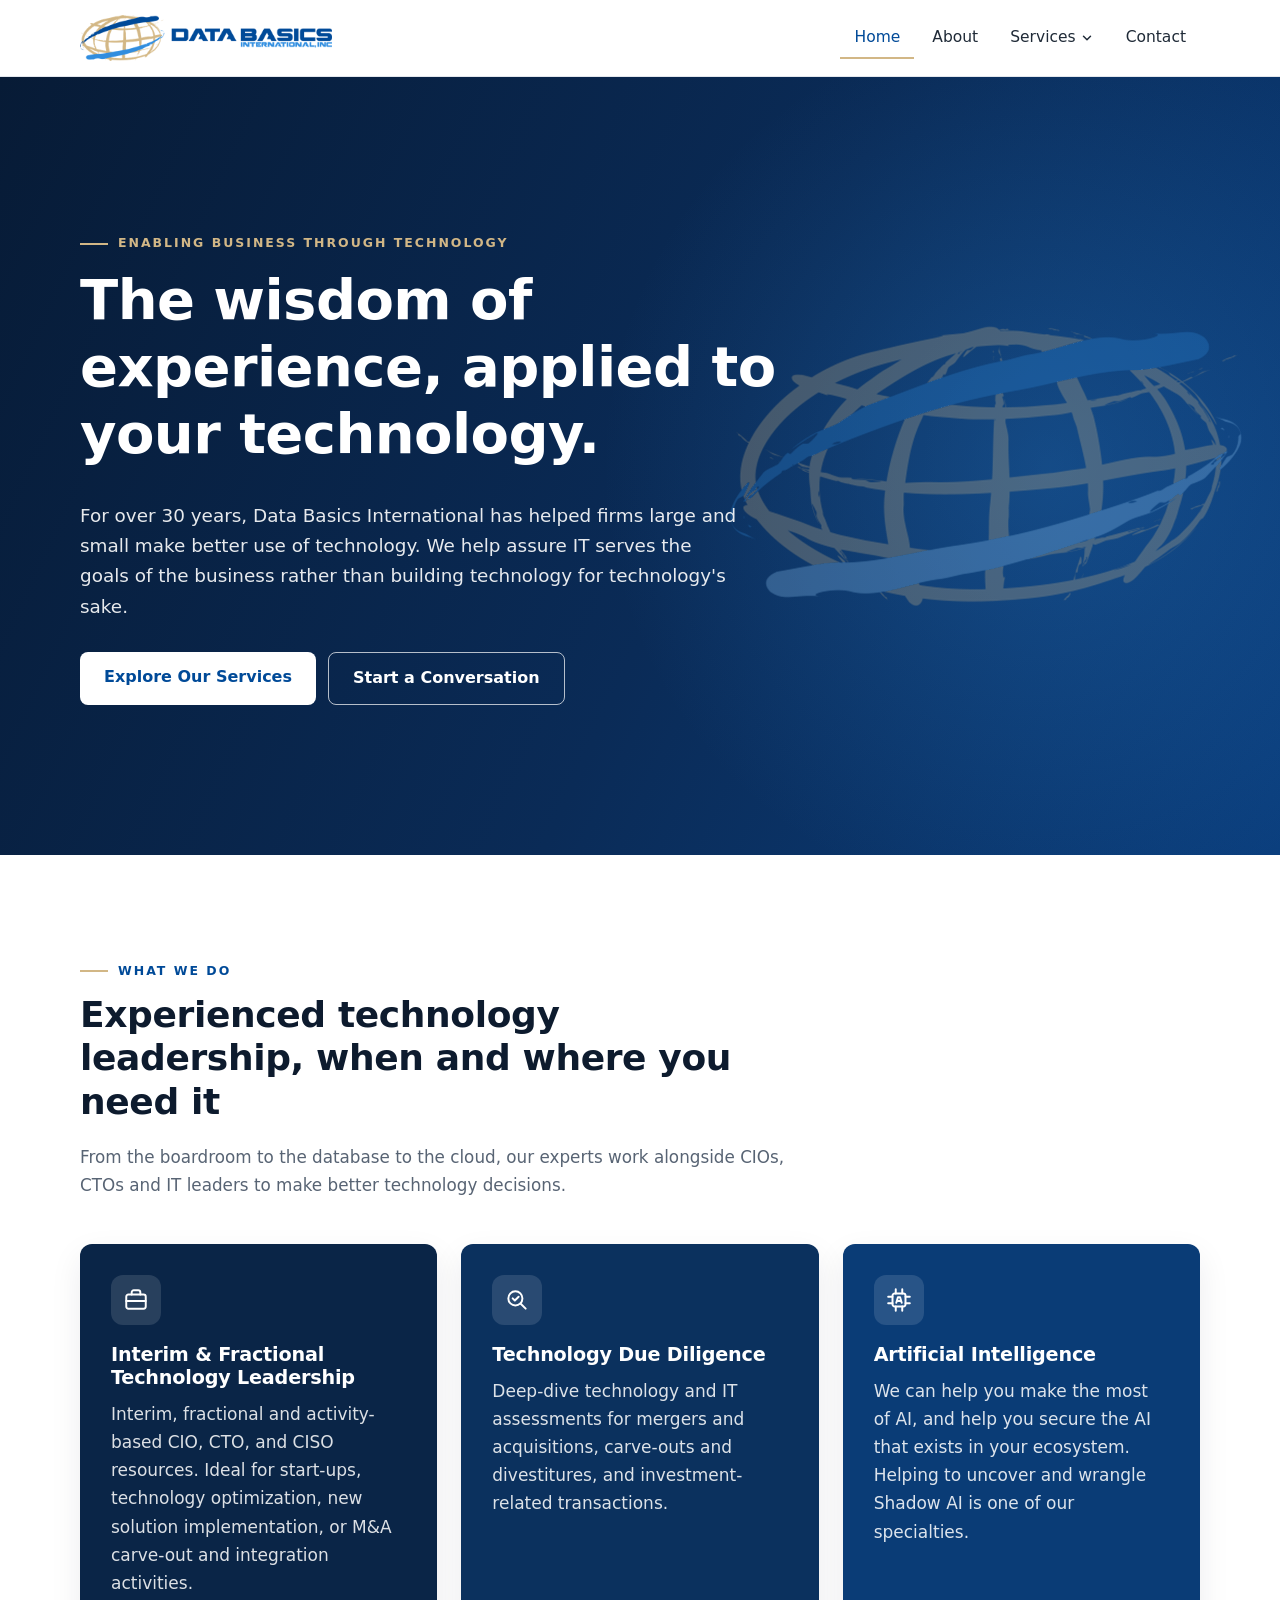
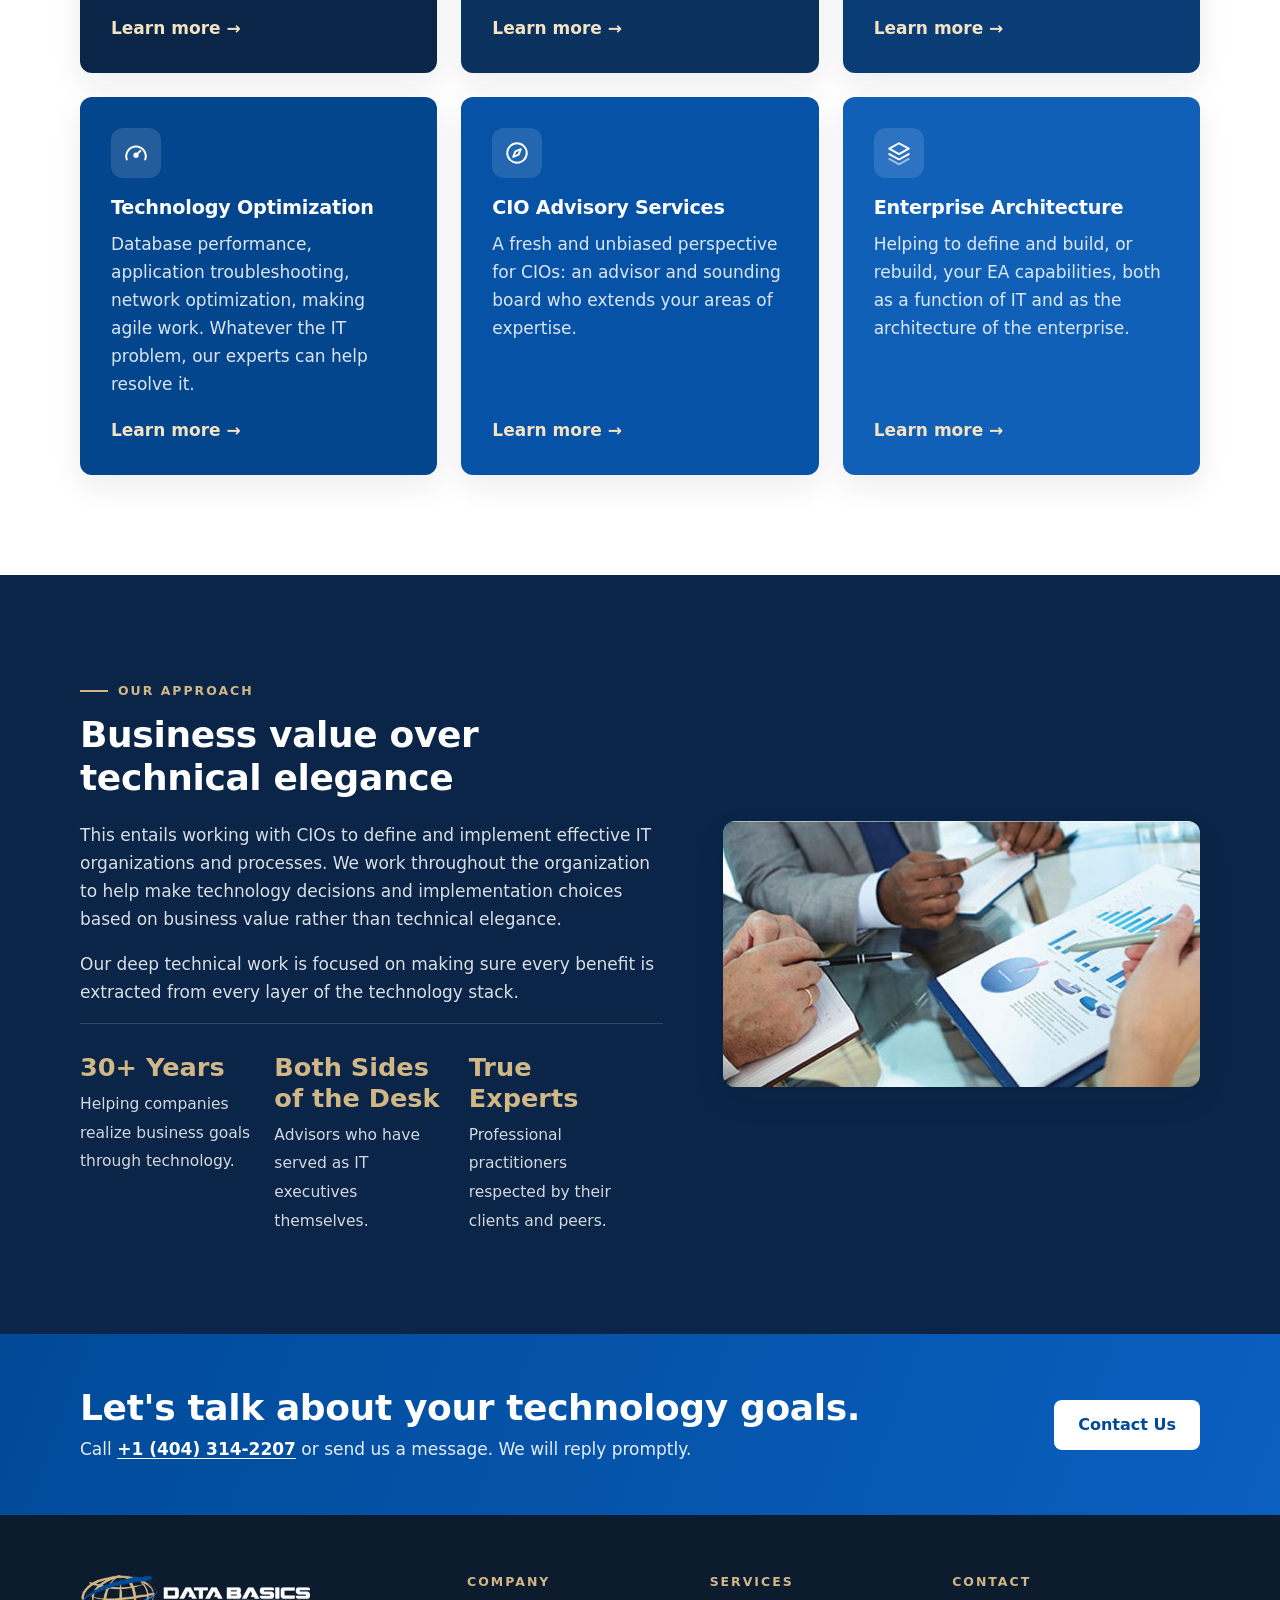
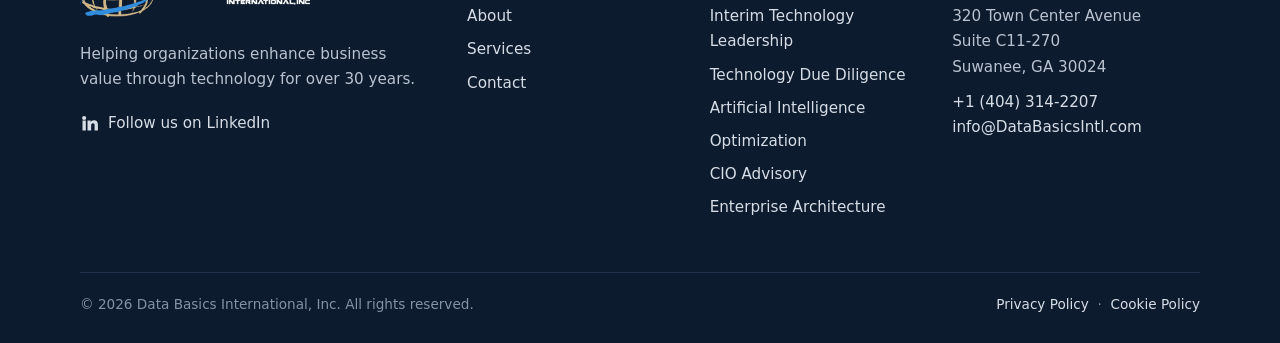
<file: index.html>
<!doctype html>
<html lang="en">
<head>
  <meta charset="utf-8">
  <meta http-equiv="Content-Security-Policy" content="default-src 'self'; script-src 'self'; style-src 'self' 'unsafe-inline' https://fonts.googleapis.com; font-src https://fonts.gstatic.com; img-src 'self' data:; connect-src 'self'; form-action 'self' https://forms.databasicsintl.com; base-uri 'self'; object-src 'none'">
  <meta name="referrer" content="strict-origin-when-cross-origin">
  <meta name="viewport" content="width=device-width, initial-scale=1">
  <title>Data Basics International | CIO Advisory, Interim CIO/CTO/CISO, Enterprise Architecture &amp; AI</title>
  <meta name="description" content="For over 30 years, Data Basics International has helped organizations make better use of technology: CIO advisory, interim and fractional CIO/CTO, enterprise architecture, technology due diligence, optimization and AI.">
  <link rel="canonical" href="https://databasicsintl.com/">
  <link rel="icon" href="images/favicon-32.png" sizes="32x32" type="image/png">
  <link rel="apple-touch-icon" href="images/apple-touch-icon.png">
  <link rel="preconnect" href="https://fonts.googleapis.com">
  <link rel="preconnect" href="https://fonts.gstatic.com" crossorigin>
  <link href="https://fonts.googleapis.com/css2?family=Inter:wght@400;500;600&family=Plus+Jakarta+Sans:wght@600;700;800&display=swap" rel="stylesheet">
  <link rel="stylesheet" href="css/styles.css?v=16">
</head>
<body>
  <a class="skip-link" href="#main">Skip to content</a>

  <header class="site-header">
    <div class="container header-inner">
      <a class="logo" href="./"><img src="images/logo-horizontal.png" alt="Data Basics International, Inc." width="702" height="128"></a>
      <button class="nav-toggle" aria-label="Menu" aria-expanded="false" aria-controls="site-nav"><span></span><span></span><span></span></button>
      <nav class="nav" id="site-nav" aria-label="Main">
        <a href="./" aria-current="page">Home</a>
        <a href="about.html">About</a>
        <div class="dropdown">
          <a class="dropdown-toggle" href="services.html" aria-haspopup="true">Services <svg class="caret" viewBox="0 0 24 24" fill="none" stroke="currentColor" stroke-width="2.5" stroke-linecap="round" stroke-linejoin="round" aria-hidden="true"><path d="m6 9 6 6 6-6"/></svg></a>
          <div class="dropdown-menu">
            <a href="services.html#interim">Interim &amp; Fractional Technology Leadership</a>
            <a href="services.html#due-diligence">Technology Due Diligence</a>
            <a href="services.html#ai">Artificial Intelligence</a>
            <a href="services.html#optimization">Technology Optimization</a>
            <a href="services.html#advisory">CIO Advisory Services</a>
            <a href="services.html#architecture">Enterprise Architecture</a>
          </div>
        </div>
        <a href="contact.html">Contact</a>
      </nav>
    </div>
  </header>

  <main id="main">
    <section class="hero hero-logo">
      <div class="container">
        <span class="eyebrow">Enabling Business through technology</span>
        <h1>The wisdom of experience, applied to your technology.</h1>
        <p>For over 30 years, Data Basics International has helped firms large and small make better use of technology. We help assure IT serves the goals of the business rather than building technology for technology's sake.</p>
        <div class="actions">
          <a class="btn btn-light" href="services.html">Explore Our Services</a>
          <a class="btn btn-ghost" href="contact.html#request">Start a Conversation</a>
        </div>
      </div>
    </section>

    <section class="section">
      <div class="container">
        <div class="section-head">
          <span class="eyebrow">What we do</span>
          <h2>Experienced technology leadership, when and where you need it</h2>
          <p>From the boardroom to the database to the cloud, our experts work alongside CIOs, CTOs and IT leaders to make better technology decisions.</p>
        </div>
        <div class="grid grid-3 services-graded">
          <div class="card card-feature">
            <div class="icon"><svg viewBox="0 0 24 24" fill="none" stroke="currentColor" stroke-width="1.8" stroke-linecap="round" stroke-linejoin="round"><rect x="3" y="7" width="18" height="13" rx="2"/><path d="M8 7V5a2 2 0 0 1 2-2h4a2 2 0 0 1 2 2v2M3 13h18"/></svg></div>
            <h3>Interim &amp; Fractional Technology Leadership</h3>
            <p>Interim, fractional and activity-based CIO, CTO, and CISO resources. Ideal for start-ups, technology optimization, new solution implementation, or M&amp;A carve-out and integration activities.</p>
            <a class="more" href="services.html#interim">Learn more &rarr;</a>
          </div>
          <div class="card card-feature">
            <div class="icon"><svg viewBox="0 0 24 24" fill="none" stroke="currentColor" stroke-width="1.8" stroke-linecap="round" stroke-linejoin="round"><circle cx="10.5" cy="10.5" r="6.5"/><path d="m20 20-4.8-4.8M8 10.5l2 2 3.5-3.5"/></svg></div>
            <h3>Technology Due Diligence</h3>
            <p>Deep-dive technology and IT assessments for mergers and acquisitions, carve-outs and divestitures, and investment-related transactions.</p>
            <a class="more" href="services.html#due-diligence">Learn more &rarr;</a>
          </div>
          <div class="card card-feature">
            <div class="icon"><svg viewBox="0 0 24 24" fill="none" stroke="currentColor" stroke-width="1.8" stroke-linecap="round" stroke-linejoin="round"><rect x="6" y="6" width="12" height="12" rx="2"/><path d="M9.5 14.5 11 9.5h2l1.5 5M10 13h4M9 2v4M15 2v4M9 18v4M15 18v4M2 9h4M2 15h4M18 9h4M18 15h4"/></svg></div>
            <h3>Artificial Intelligence</h3>
            <p>We can help you make the most of AI, and help you secure the AI that exists in your ecosystem. Helping to uncover and wrangle Shadow AI is one of our specialties.</p>
            <a class="more" href="services.html#ai">Learn more &rarr;</a>
          </div>
          <div class="card card-feature">
            <div class="icon"><svg viewBox="0 0 24 24" fill="none" stroke="currentColor" stroke-width="1.8" stroke-linecap="round" stroke-linejoin="round"><path d="M12 14l4-4"/><path d="M3.5 18a9 9 0 1 1 17 0"/><circle cx="12" cy="14" r="1.5"/></svg></div>
            <h3>Technology Optimization</h3>
            <p>Database performance, application troubleshooting, network optimization, making agile work. Whatever the IT problem, our experts can help resolve it.</p>
            <a class="more" href="services.html#optimization">Learn more &rarr;</a>
          </div>
          <div class="card card-feature">
            <div class="icon"><svg viewBox="0 0 24 24" fill="none" stroke="currentColor" stroke-width="1.8" stroke-linecap="round" stroke-linejoin="round"><circle cx="12" cy="12" r="9"/><path d="m15.5 8.5-2 5-5 2 2-5z"/></svg></div>
            <h3>CIO Advisory Services</h3>
            <p>A fresh and unbiased perspective for CIOs: an advisor and sounding board who extends your areas of expertise.</p>
            <a class="more" href="services.html#advisory">Learn more &rarr;</a>
          </div>
          <div class="card card-feature">
            <div class="icon"><svg viewBox="0 0 24 24" fill="none" stroke="currentColor" stroke-width="1.8" stroke-linecap="round" stroke-linejoin="round"><path d="m12 3 9 5-9 5-9-5 9-5z"/><path d="m3 13 9 5 9-5"/><path d="m3 17.5 9 5 9-5" opacity=".55"/></svg></div>
            <h3>Enterprise Architecture</h3>
            <p>Helping to define and build, or rebuild, your EA capabilities, both as a function of IT and as the architecture of the enterprise.</p>
            <a class="more" href="services.html#architecture">Learn more &rarr;</a>
          </div>
        </div>
      </div>
    </section>

    <section class="section band">
      <div class="container split">
        <div>
          <span class="eyebrow" style="color:var(--tan)">Our approach</span>
          <h2>Business value over technical elegance</h2>
          <p>This entails working with CIOs to define and implement effective IT organizations and processes. We work throughout the organization to help make technology decisions and implementation choices based on business value rather than technical elegance.</p>
          <p>Our deep technical work is focused on making sure every benefit is extracted from every layer of the technology stack.</p>
          <div class="pillars">
            <div><strong>30+ Years</strong><span>Helping companies realize business goals through technology.</span></div>
            <div><strong>Both Sides of the Desk</strong><span>Advisors who have served as IT executives themselves.</span></div>
            <div><strong>True Experts</strong><span>Professional practitioners respected by their clients and peers.</span></div>
          </div>
        </div>
        <img src="images/consultation.jpg" alt="Consultants reviewing charts and reports at a meeting" width="800" height="446" loading="lazy">
      </div>
    </section>

    <section class="cta">
      <div class="container">
        <div>
          <h2>Let's talk about your technology goals.</h2>
          <p>Call <a href="tel:+14043142207" target="_blank" rel="noopener">+1 (404) 314-2207</a> or send us a message. We will reply promptly.</p>
        </div>
        <a class="btn btn-light" href="contact.html#request">Contact Us</a>
      </div>
    </section>
  </main>

  <footer class="site-footer">
    <div class="container">
      <div class="footer-grid">
        <div>
          <a class="logo" href="./"><img src="images/logo-horizontal-light.png" alt="Data Basics International, Inc." width="702" height="128" loading="lazy"></a>
          <p style="margin-top:16px">Helping organizations enhance business value through technology for over 30 years.</p>
          <a class="social" href="https://www.linkedin.com/company/11306649/" rel="noopener" target="_blank"><svg viewBox="0 0 24 24" fill="currentColor" aria-hidden="true"><path d="M4.98 3.5a2.5 2.5 0 1 1 0 5 2.5 2.5 0 0 1 0-5zM3 9h4v12H3zM9 9h3.8v1.7h.1c.5-1 1.8-2 3.8-2 4 0 4.8 2.6 4.8 6V21h-4v-5.6c0-1.3 0-3-1.9-3s-2.2 1.5-2.2 2.9V21H9z"/></svg> Follow us on LinkedIn</a>
        </div>
        <div>
          <h3>Company</h3>
          <ul>
            <li><a href="about.html">About</a></li>
            <li><a href="services.html">Services</a></li>
            <li><a href="contact.html">Contact</a></li>
          </ul>
        </div>
        <div>
          <h3>Services</h3>
          <ul>
            <li><a href="services.html#interim">Interim Technology Leadership</a></li>
            <li><a href="services.html#due-diligence">Technology Due Diligence</a></li>
            <li><a href="services.html#ai">Artificial Intelligence</a></li>
            <li><a href="services.html#optimization">Optimization</a></li>
            <li><a href="services.html#advisory">CIO Advisory</a></li>
            <li><a href="services.html#architecture">Enterprise Architecture</a></li>
          </ul>
        </div>
        <div>
          <h3>Contact</h3>
          <address>320 Town Center Avenue<br>Suite C11-270<br>Suwanee, GA 30024</address>
          <p style="margin-top:10px"><a href="tel:+14043142207" target="_blank" rel="noopener">+1 (404) 314-2207</a><br><a href="mailto:info@DataBasicsIntl.com">info@DataBasicsIntl.com</a></p>
        </div>
      </div>
      <div class="footer-bottom">
        <span>&copy; <span id="year">2026</span> Data Basics International, Inc. All rights reserved.</span>
        <span><a href="privacy.html">Privacy Policy</a> &nbsp;&middot;&nbsp; <a href="cookies.html">Cookie Policy</a></span>
      </div>
    </div>
  </footer>

  <script src="js/main.js?v=2"></script>
</body>
</html>
</file>
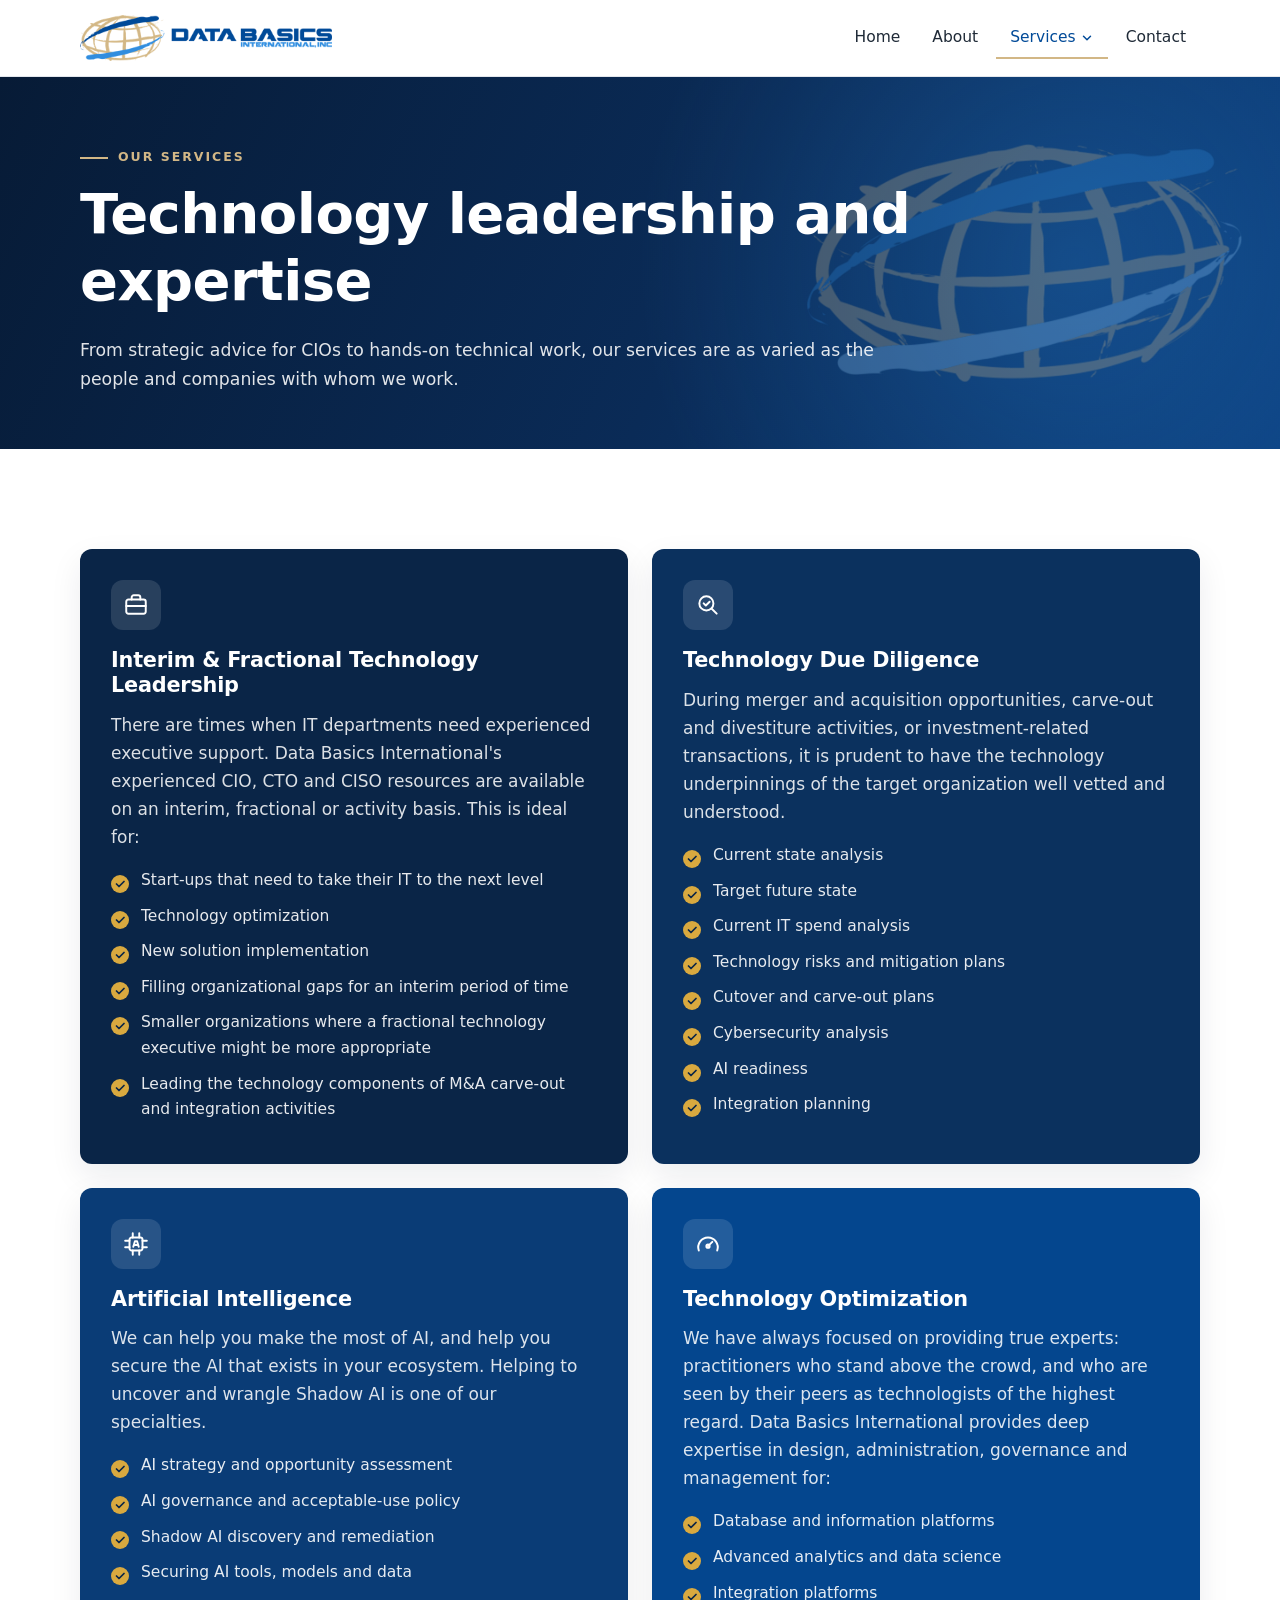
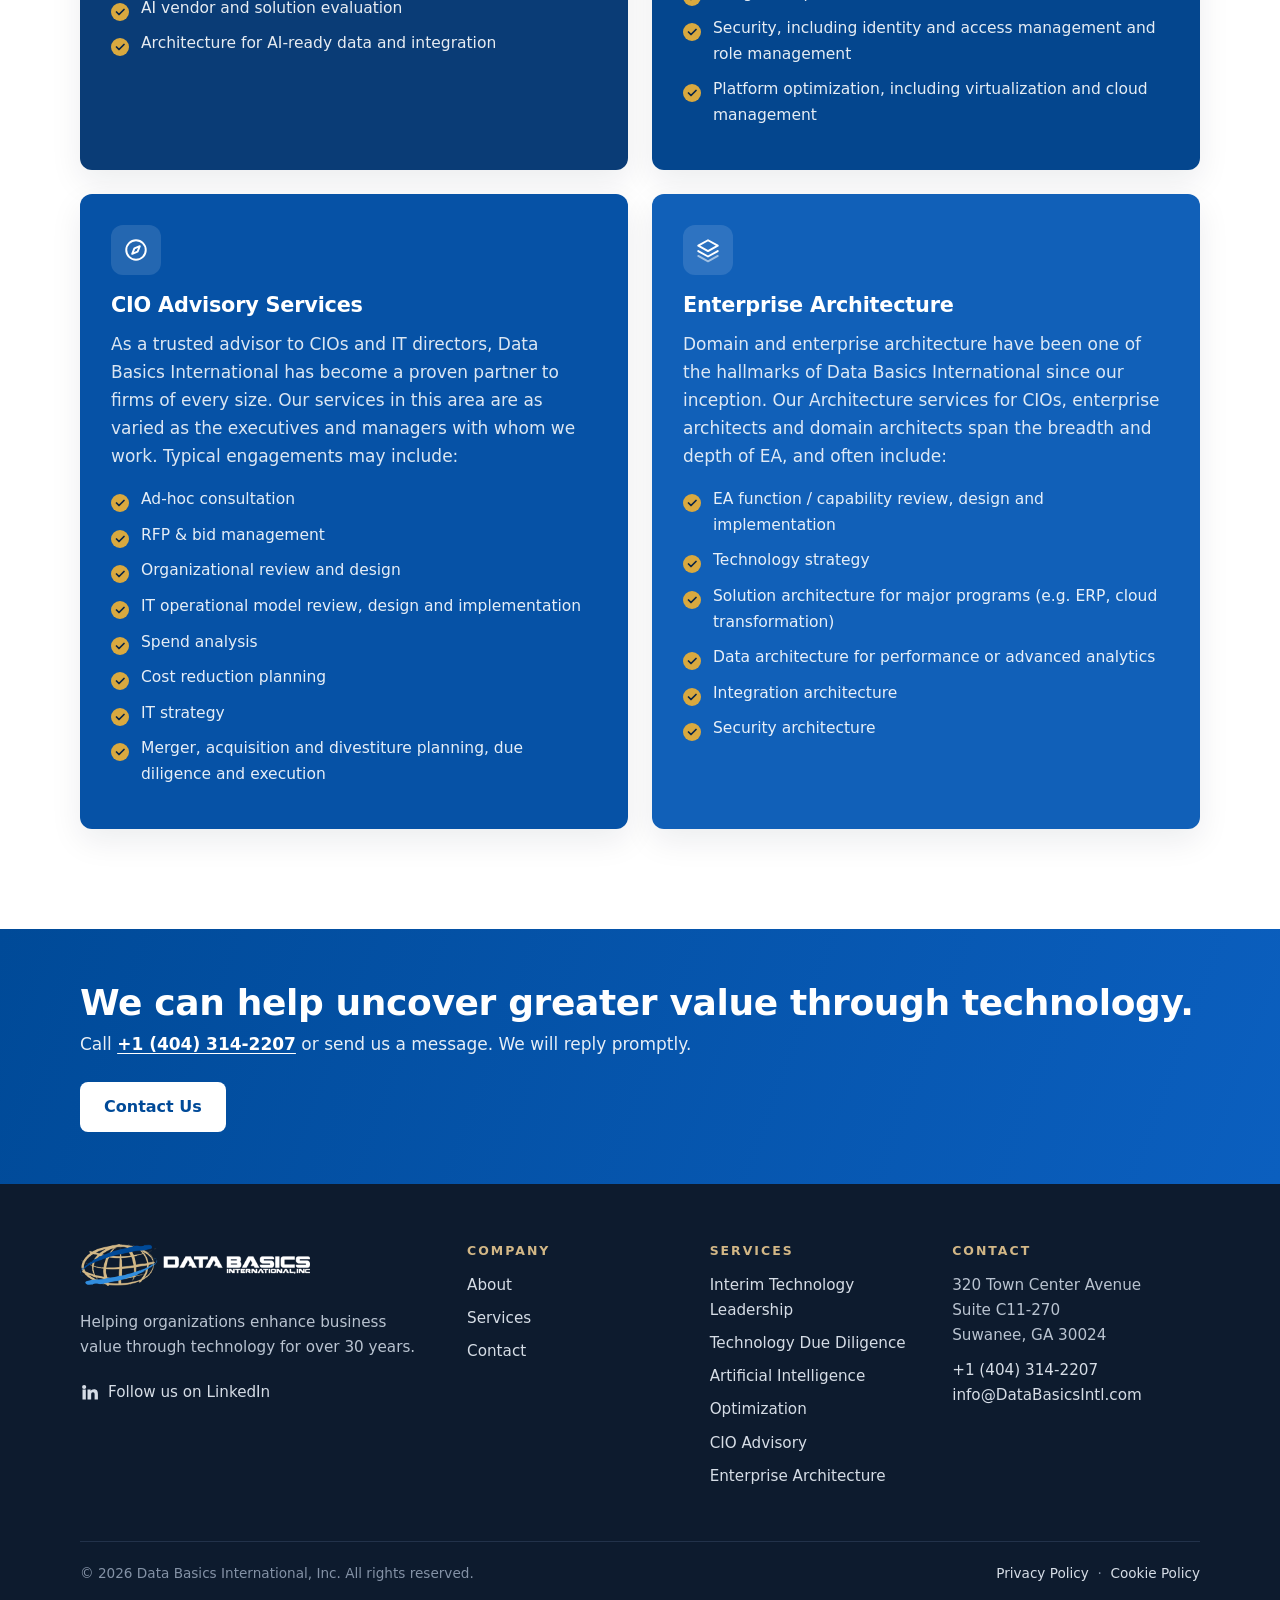
<file: our-services/index.html>
<!doctype html>
<html lang="en"><head><meta charset="utf-8"><title>Moved</title><link rel="canonical" href="https://databasicsintl.com/services.html"><meta http-equiv="refresh" content="0; url=/services.html"><meta name="robots" content="noindex"></head><body><p>This page has moved to <a href="/services.html">/services.html</a>.</p></body></html>
</file>
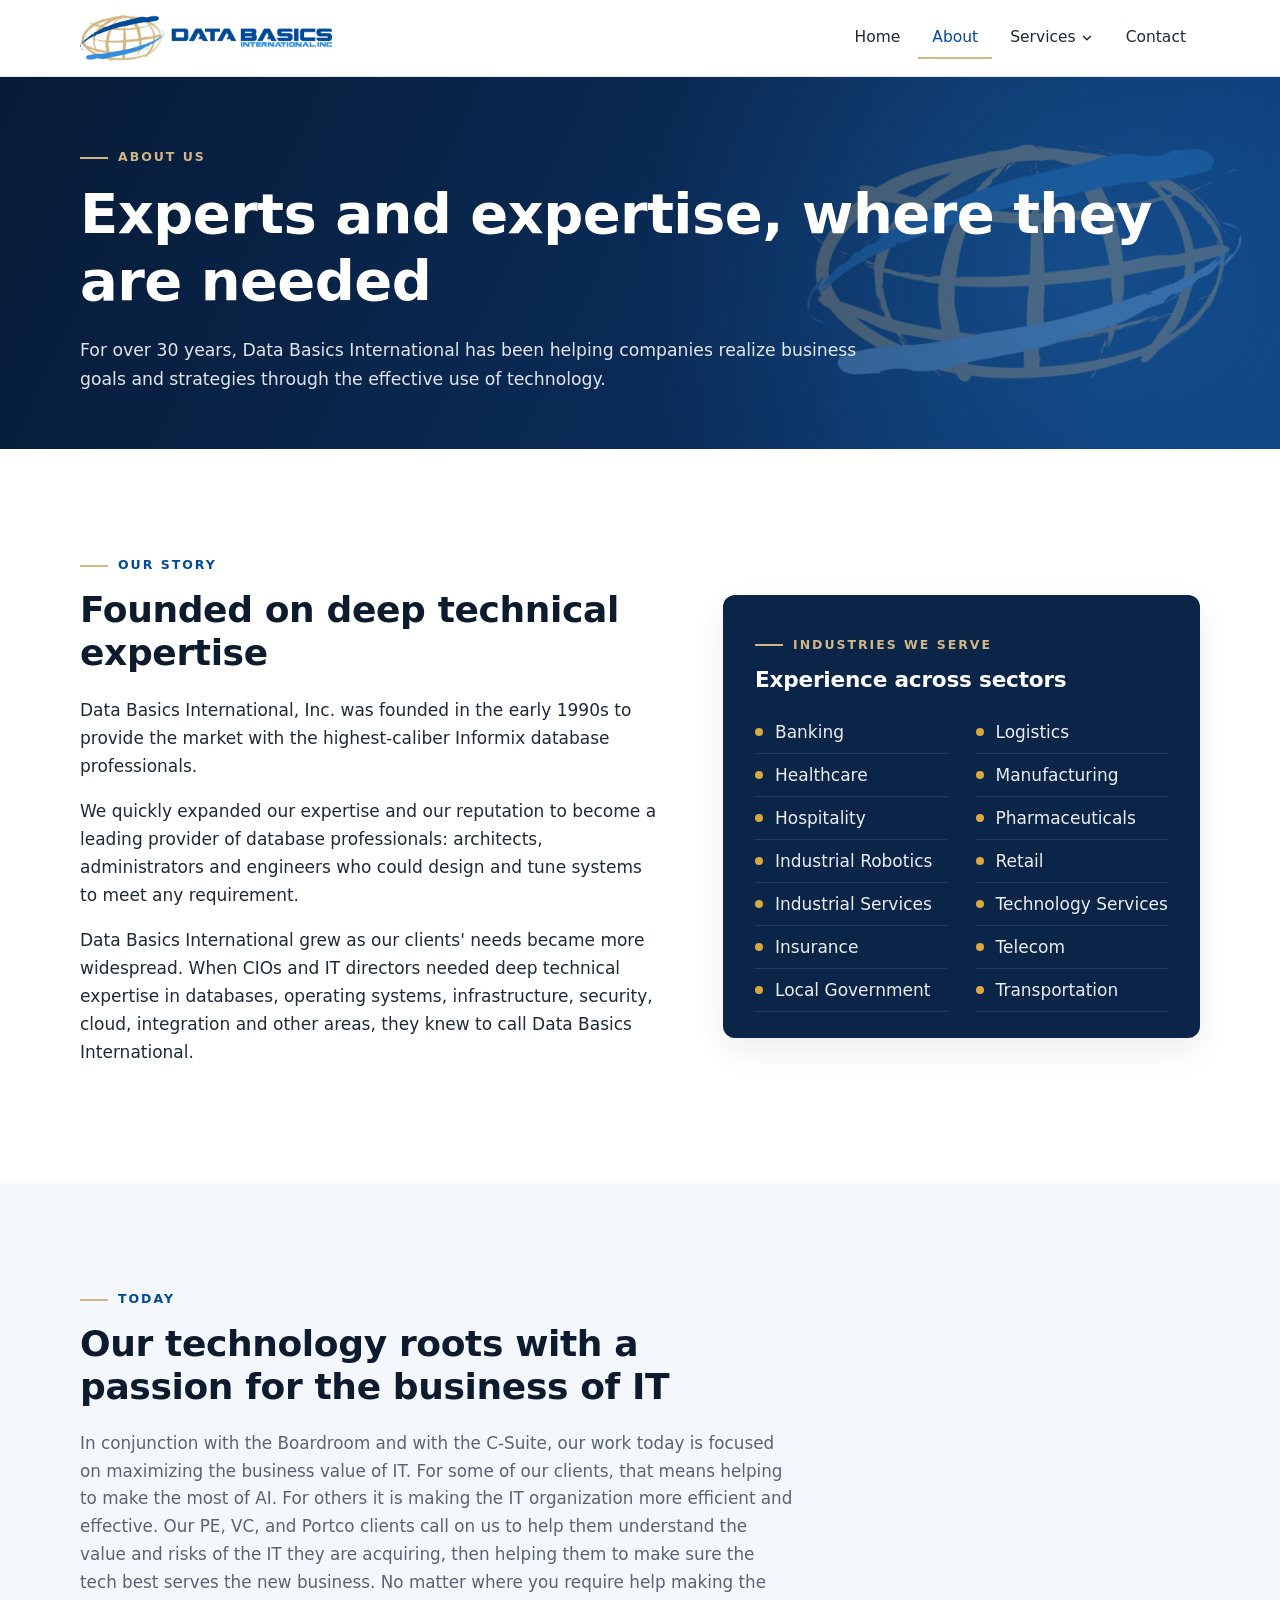
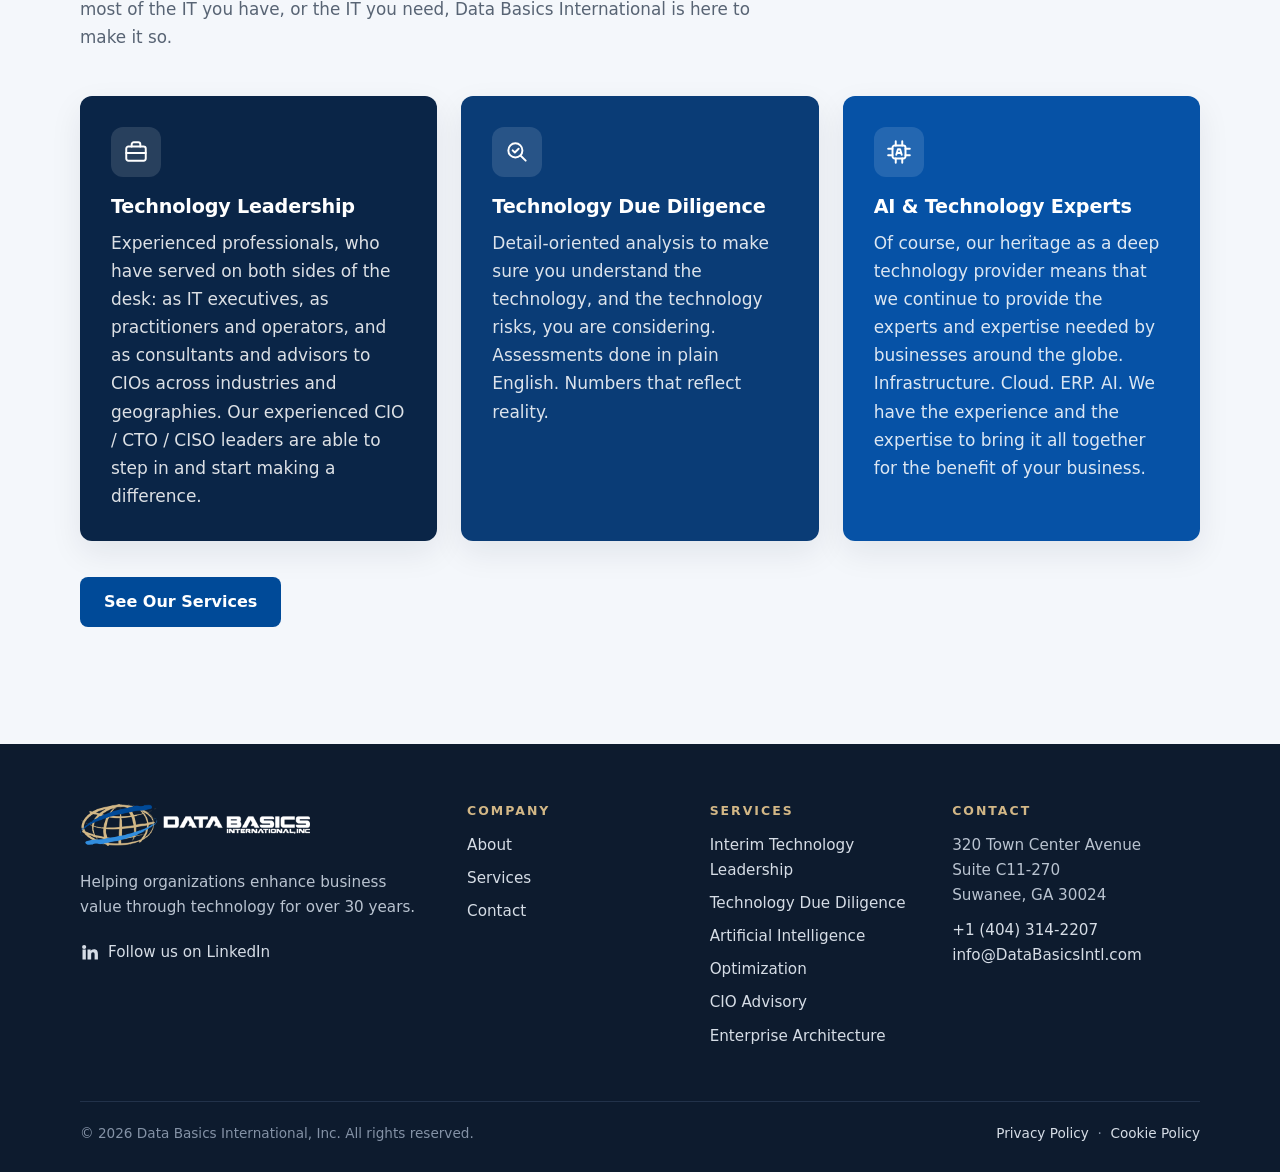
<file: about.html>
<!doctype html>
<html lang="en">
<head>
  <meta charset="utf-8">
  <meta http-equiv="Content-Security-Policy" content="default-src 'self'; script-src 'self'; style-src 'self' 'unsafe-inline' https://fonts.googleapis.com; font-src https://fonts.gstatic.com; img-src 'self' data:; connect-src 'self'; form-action 'self' https://forms.databasicsintl.com; base-uri 'self'; object-src 'none'">
  <meta name="referrer" content="strict-origin-when-cross-origin">
  <meta name="viewport" content="width=device-width, initial-scale=1">
  <title>About Us | Data Basics International</title>
  <meta name="description" content="Founded in the early 1990s, Data Basics International combines deep technology roots with a passion for the business of IT: technology leadership, technology due diligence, and AI and technology expertise.">
  <link rel="canonical" href="https://databasicsintl.com/about.html">
  <link rel="icon" href="images/favicon-32.png" sizes="32x32" type="image/png">
  <link rel="apple-touch-icon" href="images/apple-touch-icon.png">
  <link rel="preconnect" href="https://fonts.googleapis.com">
  <link rel="preconnect" href="https://fonts.gstatic.com" crossorigin>
  <link href="https://fonts.googleapis.com/css2?family=Inter:wght@400;500;600&family=Plus+Jakarta+Sans:wght@600;700;800&display=swap" rel="stylesheet">
  <link rel="stylesheet" href="css/styles.css?v=16">
</head>
<body>
  <a class="skip-link" href="#main">Skip to content</a>

  <header class="site-header">
    <div class="container header-inner">
      <a class="logo" href="./"><img src="images/logo-horizontal.png" alt="Data Basics International, Inc." width="702" height="128"></a>
      <button class="nav-toggle" aria-label="Menu" aria-expanded="false" aria-controls="site-nav"><span></span><span></span><span></span></button>
      <nav class="nav" id="site-nav" aria-label="Main">
        <a href="./">Home</a>
        <a href="about.html" aria-current="page">About</a>
        <div class="dropdown">
          <a class="dropdown-toggle" href="services.html" aria-haspopup="true">Services <svg class="caret" viewBox="0 0 24 24" fill="none" stroke="currentColor" stroke-width="2.5" stroke-linecap="round" stroke-linejoin="round" aria-hidden="true"><path d="m6 9 6 6 6-6"/></svg></a>
          <div class="dropdown-menu">
            <a href="services.html#interim">Interim &amp; Fractional Technology Leadership</a>
            <a href="services.html#due-diligence">Technology Due Diligence</a>
            <a href="services.html#ai">Artificial Intelligence</a>
            <a href="services.html#optimization">Technology Optimization</a>
            <a href="services.html#advisory">CIO Advisory Services</a>
            <a href="services.html#architecture">Enterprise Architecture</a>
          </div>
        </div>
        <a href="contact.html">Contact</a>
      </nav>
    </div>
  </header>

  <main id="main">
    <section class="page-hero">
      <div class="container">
        <span class="eyebrow">About Us</span>
        <h1>Experts and expertise, where they are needed</h1>
        <p>For over 30 years, Data Basics International has been helping companies realize business goals and strategies through the effective use of technology.</p>
      </div>
    </section>

    <section class="section">
      <div class="container split">
        <div>
          <span class="eyebrow">Our story</span>
          <h2>Founded on deep technical expertise</h2>
          <p>Data Basics International, Inc. was founded in the early 1990s to provide the market with the highest-caliber Informix database professionals.</p>
          <p>We quickly expanded our expertise and our reputation to become a leading provider of database professionals: architects, administrators and engineers who could design and tune systems to meet any requirement.</p>
          <p>Data Basics International grew as our clients' needs became more widespread. When CIOs and IT directors needed deep technical expertise in databases, operating systems, infrastructure, security, cloud, integration and other areas, they knew to call Data Basics International.</p>
        </div>
        <div class="industries-card">
          <span class="eyebrow">Industries we serve</span>
          <h3>Experience across sectors</h3>
          <ul class="industries">
              <li>Banking</li>
              <li>Healthcare</li>
              <li>Hospitality</li>
              <li>Industrial Robotics</li>
              <li>Industrial Services</li>
              <li>Insurance</li>
              <li>Local Government</li>
              <li>Logistics</li>
              <li>Manufacturing</li>
              <li>Pharmaceuticals</li>
              <li>Retail</li>
              <li>Technology Services</li>
              <li>Telecom</li>
              <li>Transportation</li>
          </ul>
        </div>      </div>
    </section>

    <section class="section section-alt">
      <div class="container">
        <div class="section-head">
          <span class="eyebrow">Today</span>
          <h2>Our technology roots with a passion for the business of IT</h2>
          <p>In conjunction with the Boardroom and with the C-Suite, our work today is focused on maximizing the business value of IT. For some of our clients, that means helping to make the most of AI. For others it is making the IT organization more efficient and effective. Our PE, VC, and Portco clients call on us to help them understand the value and risks of the IT they are acquiring, then helping them to make sure the tech best serves the new business. No matter where you require help making the most of the IT you have, or the IT you need, Data Basics International is here to make it so.</p>
        </div>
        <div class="grid grid-3 graded-3">
          <div class="card card-feature">
            <div class="icon"><svg viewBox="0 0 24 24" fill="none" stroke="currentColor" stroke-width="1.8" stroke-linecap="round" stroke-linejoin="round"><rect x="3" y="7" width="18" height="13" rx="2"/><path d="M8 7V5a2 2 0 0 1 2-2h4a2 2 0 0 1 2 2v2M3 13h18"/></svg></div>
            <h3>Technology Leadership</h3>
            <p>Experienced professionals, who have served on both sides of the desk: as IT executives, as practitioners and operators, and as consultants and advisors to CIOs across industries and geographies. Our experienced CIO / CTO / CISO leaders are able to step in and start making a difference.</p>
          </div>
          <div class="card card-feature">
            <div class="icon"><svg viewBox="0 0 24 24" fill="none" stroke="currentColor" stroke-width="1.8" stroke-linecap="round" stroke-linejoin="round"><circle cx="10.5" cy="10.5" r="6.5"/><path d="m20 20-4.8-4.8M8 10.5l2 2 3.5-3.5"/></svg></div>
            <h3>Technology Due Diligence</h3>
            <p>Detail-oriented analysis to make sure you understand the technology, and the technology risks, you are considering. Assessments done in plain English. Numbers that reflect reality.</p>
          </div>
          <div class="card card-feature">
            <div class="icon"><svg viewBox="0 0 24 24" fill="none" stroke="currentColor" stroke-width="1.8" stroke-linecap="round" stroke-linejoin="round"><rect x="6" y="6" width="12" height="12" rx="2"/><path d="M9.5 14.5 11 9.5h2l1.5 5M10 13h4M9 2v4M15 2v4M9 18v4M15 18v4M2 9h4M2 15h4M18 9h4M18 15h4"/></svg></div>
            <h3>AI &amp; Technology Experts</h3>
            <p>Of course, our heritage as a deep technology provider means that we continue to provide the experts and expertise needed by businesses around the globe. Infrastructure. Cloud. ERP. AI. We have the experience and the expertise to bring it all together for the benefit of your business.</p>
          </div>
        </div>
        <p style="margin-top:36px"><a class="btn" href="services.html">See Our Services</a></p>
      </div>
    </section>
  </main>

  <footer class="site-footer">
    <div class="container">
      <div class="footer-grid">
        <div>
          <a class="logo" href="./"><img src="images/logo-horizontal-light.png" alt="Data Basics International, Inc." width="702" height="128" loading="lazy"></a>
          <p style="margin-top:16px">Helping organizations enhance business value through technology for over 30 years.</p>
          <a class="social" href="https://www.linkedin.com/company/11306649/" rel="noopener" target="_blank"><svg viewBox="0 0 24 24" fill="currentColor" aria-hidden="true"><path d="M4.98 3.5a2.5 2.5 0 1 1 0 5 2.5 2.5 0 0 1 0-5zM3 9h4v12H3zM9 9h3.8v1.7h.1c.5-1 1.8-2 3.8-2 4 0 4.8 2.6 4.8 6V21h-4v-5.6c0-1.3 0-3-1.9-3s-2.2 1.5-2.2 2.9V21H9z"/></svg> Follow us on LinkedIn</a>
        </div>
        <div>
          <h3>Company</h3>
          <ul>
            <li><a href="about.html">About</a></li>
            <li><a href="services.html">Services</a></li>
            <li><a href="contact.html">Contact</a></li>
          </ul>
        </div>
        <div>
          <h3>Services</h3>
          <ul>
            <li><a href="services.html#interim">Interim Technology Leadership</a></li>
            <li><a href="services.html#due-diligence">Technology Due Diligence</a></li>
            <li><a href="services.html#ai">Artificial Intelligence</a></li>
            <li><a href="services.html#optimization">Optimization</a></li>
            <li><a href="services.html#advisory">CIO Advisory</a></li>
            <li><a href="services.html#architecture">Enterprise Architecture</a></li>
          </ul>
        </div>
        <div>
          <h3>Contact</h3>
          <address>320 Town Center Avenue<br>Suite C11-270<br>Suwanee, GA 30024</address>
          <p style="margin-top:10px"><a href="tel:+14043142207" target="_blank" rel="noopener">+1 (404) 314-2207</a><br><a href="mailto:info@DataBasicsIntl.com">info@DataBasicsIntl.com</a></p>
        </div>
      </div>
      <div class="footer-bottom">
        <span>&copy; <span id="year">2026</span> Data Basics International, Inc. All rights reserved.</span>
        <span><a href="privacy.html">Privacy Policy</a> &nbsp;&middot;&nbsp; <a href="cookies.html">Cookie Policy</a></span>
      </div>
    </div>
  </footer>

  <script src="js/main.js?v=2"></script>
</body>
</html>
</file>
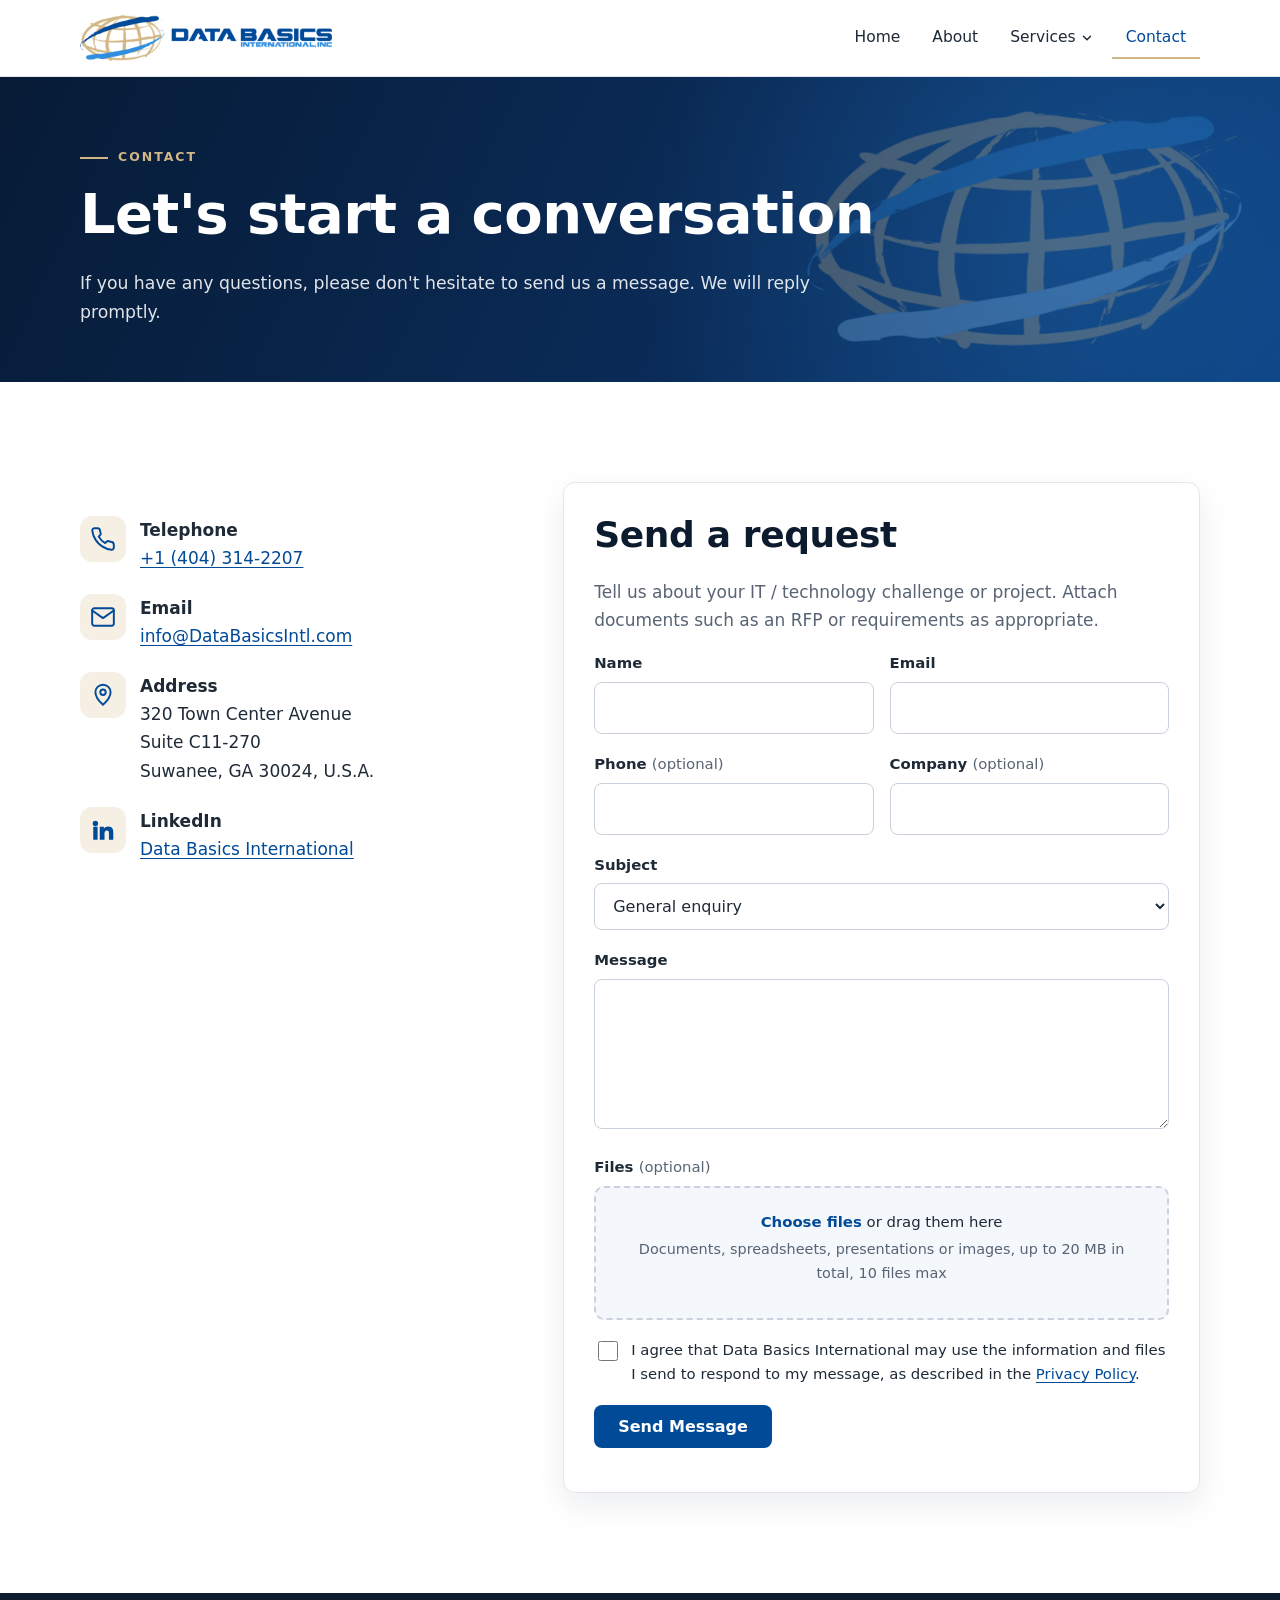
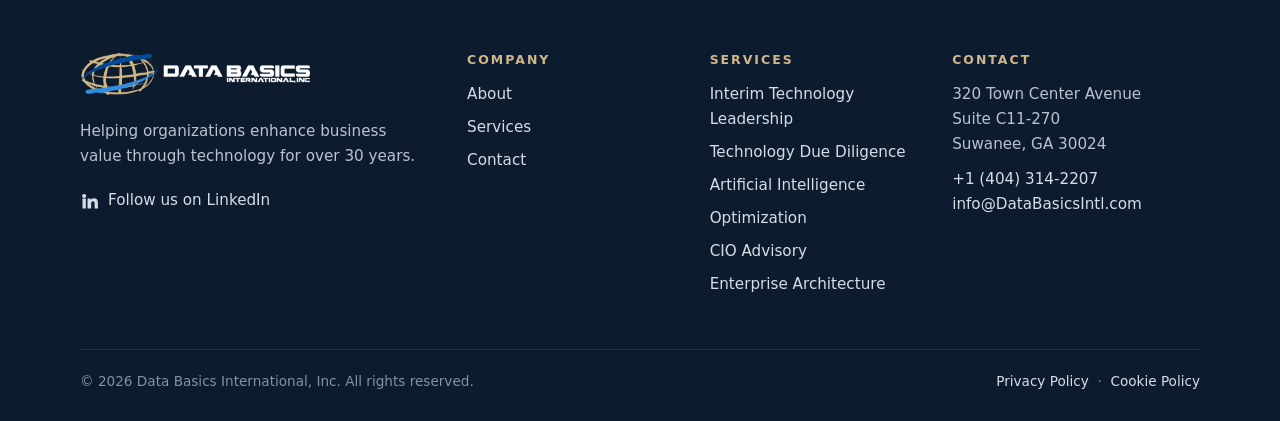
<file: contact.html>
<!doctype html>
<html lang="en">
<head>
  <meta charset="utf-8">
  <meta http-equiv="Content-Security-Policy" content="default-src 'self'; script-src 'self'; style-src 'self' 'unsafe-inline' https://fonts.googleapis.com; font-src https://fonts.gstatic.com; img-src 'self' data:; connect-src 'self'; form-action 'self' https://forms.databasicsintl.com; base-uri 'self'; object-src 'none'">
  <meta name="referrer" content="strict-origin-when-cross-origin">
  <meta name="viewport" content="width=device-width, initial-scale=1">
  <title>Contact Us | Data Basics International</title>
  <meta name="description" content="Contact Data Basics International in Suwanee, Georgia: call +1 (404) 314-2207, email info@DataBasicsIntl.com, or send us a message and files online.">
  <link rel="canonical" href="https://databasicsintl.com/contact.html">
  <link rel="icon" href="images/favicon-32.png" sizes="32x32" type="image/png">
  <link rel="apple-touch-icon" href="images/apple-touch-icon.png">
  <link rel="preconnect" href="https://fonts.googleapis.com">
  <link rel="preconnect" href="https://fonts.gstatic.com" crossorigin>
  <link href="https://fonts.googleapis.com/css2?family=Inter:wght@400;500;600&family=Plus+Jakarta+Sans:wght@600;700;800&display=swap" rel="stylesheet">
  <link rel="stylesheet" href="css/styles.css?v=16">
</head>
<body>
  <a class="skip-link" href="#main">Skip to content</a>

  <header class="site-header">
    <div class="container header-inner">
      <a class="logo" href="./"><img src="images/logo-horizontal.png" alt="Data Basics International, Inc." width="702" height="128"></a>
      <button class="nav-toggle" aria-label="Menu" aria-expanded="false" aria-controls="site-nav"><span></span><span></span><span></span></button>
      <nav class="nav" id="site-nav" aria-label="Main">
        <a href="./">Home</a>
        <a href="about.html">About</a>
        <div class="dropdown">
          <a class="dropdown-toggle" href="services.html" aria-haspopup="true">Services <svg class="caret" viewBox="0 0 24 24" fill="none" stroke="currentColor" stroke-width="2.5" stroke-linecap="round" stroke-linejoin="round" aria-hidden="true"><path d="m6 9 6 6 6-6"/></svg></a>
          <div class="dropdown-menu">
            <a href="services.html#interim">Interim &amp; Fractional Technology Leadership</a>
            <a href="services.html#due-diligence">Technology Due Diligence</a>
            <a href="services.html#ai">Artificial Intelligence</a>
            <a href="services.html#optimization">Technology Optimization</a>
            <a href="services.html#advisory">CIO Advisory Services</a>
            <a href="services.html#architecture">Enterprise Architecture</a>
          </div>
        </div>
        <a href="contact.html" aria-current="page">Contact</a>
      </nav>
    </div>
  </header>

  <main id="main">
    <section class="page-hero">
      <div class="container">
        <span class="eyebrow">Contact</span>
        <h1>Let's start a conversation</h1>
        <p>If you have any questions, please don't hesitate to send us a message. We will reply promptly.</p>
      </div>
    </section>

    <section class="section">
      <div class="container contact-grid">
        <div class="contact-details">
          <div class="contact-item">
            <div class="icon"><svg viewBox="0 0 24 24" fill="none" stroke="currentColor" stroke-width="1.8" stroke-linecap="round" stroke-linejoin="round"><path d="M22 16.9v3a2 2 0 0 1-2.2 2 19.8 19.8 0 0 1-8.6-3.1 19.5 19.5 0 0 1-6-6A19.8 19.8 0 0 1 2.1 4.2 2 2 0 0 1 4.1 2h3a2 2 0 0 1 2 1.7c.1.9.4 1.8.7 2.7a2 2 0 0 1-.5 2.1L8 9.8a16 16 0 0 0 6 6l1.3-1.3a2 2 0 0 1 2.1-.4c.9.3 1.8.6 2.7.7a2 2 0 0 1 1.7 2z"/></svg></div>
            <div><strong>Telephone</strong><a href="tel:+14043142207" target="_blank" rel="noopener">+1 (404) 314-2207</a></div>
          </div>
          <div class="contact-item">
            <div class="icon"><svg viewBox="0 0 24 24" fill="none" stroke="currentColor" stroke-width="1.8" stroke-linecap="round" stroke-linejoin="round"><rect x="2" y="4" width="20" height="16" rx="2"/><path d="m22 6-10 7L2 6"/></svg></div>
            <div><strong>Email</strong><a href="mailto:info@DataBasicsIntl.com">info@DataBasicsIntl.com</a></div>
          </div>
          <div class="contact-item">
            <div class="icon"><svg viewBox="0 0 24 24" fill="none" stroke="currentColor" stroke-width="1.8" stroke-linecap="round" stroke-linejoin="round"><path d="M12 21s-7-6.2-7-11.5a7 7 0 0 1 14 0C19 14.8 12 21 12 21z"/><circle cx="12" cy="9.5" r="2.5"/></svg></div>
            <div><strong>Address</strong>320 Town Center Avenue<br>Suite C11-270<br>Suwanee, GA 30024, U.S.A.</div>
          </div>
          <div class="contact-item">
            <div class="icon"><svg viewBox="0 0 24 24" fill="currentColor" aria-hidden="true"><path d="M4.98 3.5a2.5 2.5 0 1 1 0 5 2.5 2.5 0 0 1 0-5zM3 9h4v12H3zM9 9h3.8v1.7h.1c.5-1 1.8-2 3.8-2 4 0 4.8 2.6 4.8 6V21h-4v-5.6c0-1.3 0-3-1.9-3s-2.2 1.5-2.2 2.9V21H9z"/></svg></div>
            <div><strong>LinkedIn</strong><a href="https://www.linkedin.com/company/11306649/" rel="noopener" target="_blank">Data Basics International</a></div>
          </div>
        </div>

        <div class="card" id="request">
          <h2>Send a request</h2>
          <p>Tell us about your IT / technology challenge or project. Attach documents such as an RFP or requirements as appropriate.</p>
          <form id="contact-form" action="https://forms.databasicsintl.com/send.php" method="POST" enctype="multipart/form-data" accept-charset="UTF-8">
            <div class="row">
              <div class="field">
                <label for="name">Name</label>
                <input type="text" id="name" name="name" autocomplete="name" required>
              </div>
              <div class="field">
                <label for="email">Email</label>
                <input type="email" id="email" name="email" autocomplete="email" required>
              </div>
            </div>
            <div class="row">
              <div class="field">
                <label for="phone">Phone <span class="opt">(optional)</span></label>
                <input type="tel" id="phone" name="phone" autocomplete="tel">
              </div>
              <div class="field">
                <label for="company">Company <span class="opt">(optional)</span></label>
                <input type="text" id="company" name="company" autocomplete="organization">
              </div>
            </div>
            <div class="field">
              <label for="subject">Subject</label>
              <select id="subject" name="subject">
                <option>Interim &amp; Fractional Technology Leadership</option>
                <option>Technology Due Diligence</option>
                <option>Artificial Intelligence</option>
                <option>Technology Optimization</option>
                <option>CIO Advisory Services</option>
                <option>Enterprise Architecture</option>
                <option selected>General enquiry</option>
              </select>
            </div>
            <div class="field">
              <label for="message">Message</label>
              <textarea id="message" name="message" required></textarea>
            </div>
            <div class="field">
              <span class="label" id="attachments-label">Files <span class="opt">(optional)</span></span>
              <label class="file-drop" id="file-drop" for="attachments">
                <input type="file" id="attachments" name="attachments[]" multiple aria-labelledby="attachments-label">
                <strong>Choose files</strong> or drag them here
                <p class="hint">Documents, spreadsheets, presentations or images, up to 20 MB in total, 10 files max</p>
                <ul class="file-list" id="file-list"></ul>
              </label>
            </div>
            <input type="hidden" name="_return" id="return-to" value="https://databasicsintl.com/">
            <div class="hp" aria-hidden="true">
              <label for="hp-field">Leave this empty</label>
              <input type="text" id="hp-field" name="_gotcha" tabindex="-1" autocomplete="new-password">
            </div>
            <div class="field">
              <label class="consent"><input type="checkbox" name="consent" value="yes" required> <span>I agree that Data Basics International may use the information and files I send to respond to my message, as described in the <a href="privacy.html">Privacy Policy</a>.</span></label>
            </div>
            <button class="btn" type="submit">Send Message</button>
            <p class="form-status" id="form-status" role="status" aria-live="polite"></p>
          </form>
        </div>
      </div>
    </section>
  </main>

  <footer class="site-footer">
    <div class="container">
      <div class="footer-grid">
        <div>
          <a class="logo" href="./"><img src="images/logo-horizontal-light.png" alt="Data Basics International, Inc." width="702" height="128" loading="lazy"></a>
          <p style="margin-top:16px">Helping organizations enhance business value through technology for over 30 years.</p>
          <a class="social" href="https://www.linkedin.com/company/11306649/" rel="noopener" target="_blank"><svg viewBox="0 0 24 24" fill="currentColor" aria-hidden="true"><path d="M4.98 3.5a2.5 2.5 0 1 1 0 5 2.5 2.5 0 0 1 0-5zM3 9h4v12H3zM9 9h3.8v1.7h.1c.5-1 1.8-2 3.8-2 4 0 4.8 2.6 4.8 6V21h-4v-5.6c0-1.3 0-3-1.9-3s-2.2 1.5-2.2 2.9V21H9z"/></svg> Follow us on LinkedIn</a>
        </div>
        <div>
          <h3>Company</h3>
          <ul>
            <li><a href="about.html">About</a></li>
            <li><a href="services.html">Services</a></li>
            <li><a href="contact.html">Contact</a></li>
          </ul>
        </div>
        <div>
          <h3>Services</h3>
          <ul>
            <li><a href="services.html#interim">Interim Technology Leadership</a></li>
            <li><a href="services.html#due-diligence">Technology Due Diligence</a></li>
            <li><a href="services.html#ai">Artificial Intelligence</a></li>
            <li><a href="services.html#optimization">Optimization</a></li>
            <li><a href="services.html#advisory">CIO Advisory</a></li>
            <li><a href="services.html#architecture">Enterprise Architecture</a></li>
          </ul>
        </div>
        <div>
          <h3>Contact</h3>
          <address>320 Town Center Avenue<br>Suite C11-270<br>Suwanee, GA 30024</address>
          <p style="margin-top:10px"><a href="tel:+14043142207" target="_blank" rel="noopener">+1 (404) 314-2207</a><br><a href="mailto:info@DataBasicsIntl.com">info@DataBasicsIntl.com</a></p>
        </div>
      </div>
      <div class="footer-bottom">
        <span>&copy; <span id="year">2026</span> Data Basics International, Inc. All rights reserved.</span>
        <span><a href="privacy.html">Privacy Policy</a> &nbsp;&middot;&nbsp; <a href="cookies.html">Cookie Policy</a></span>
      </div>
    </div>
  </footer>

  <script src="js/main.js?v=2"></script>
</body>
</html>
</file>
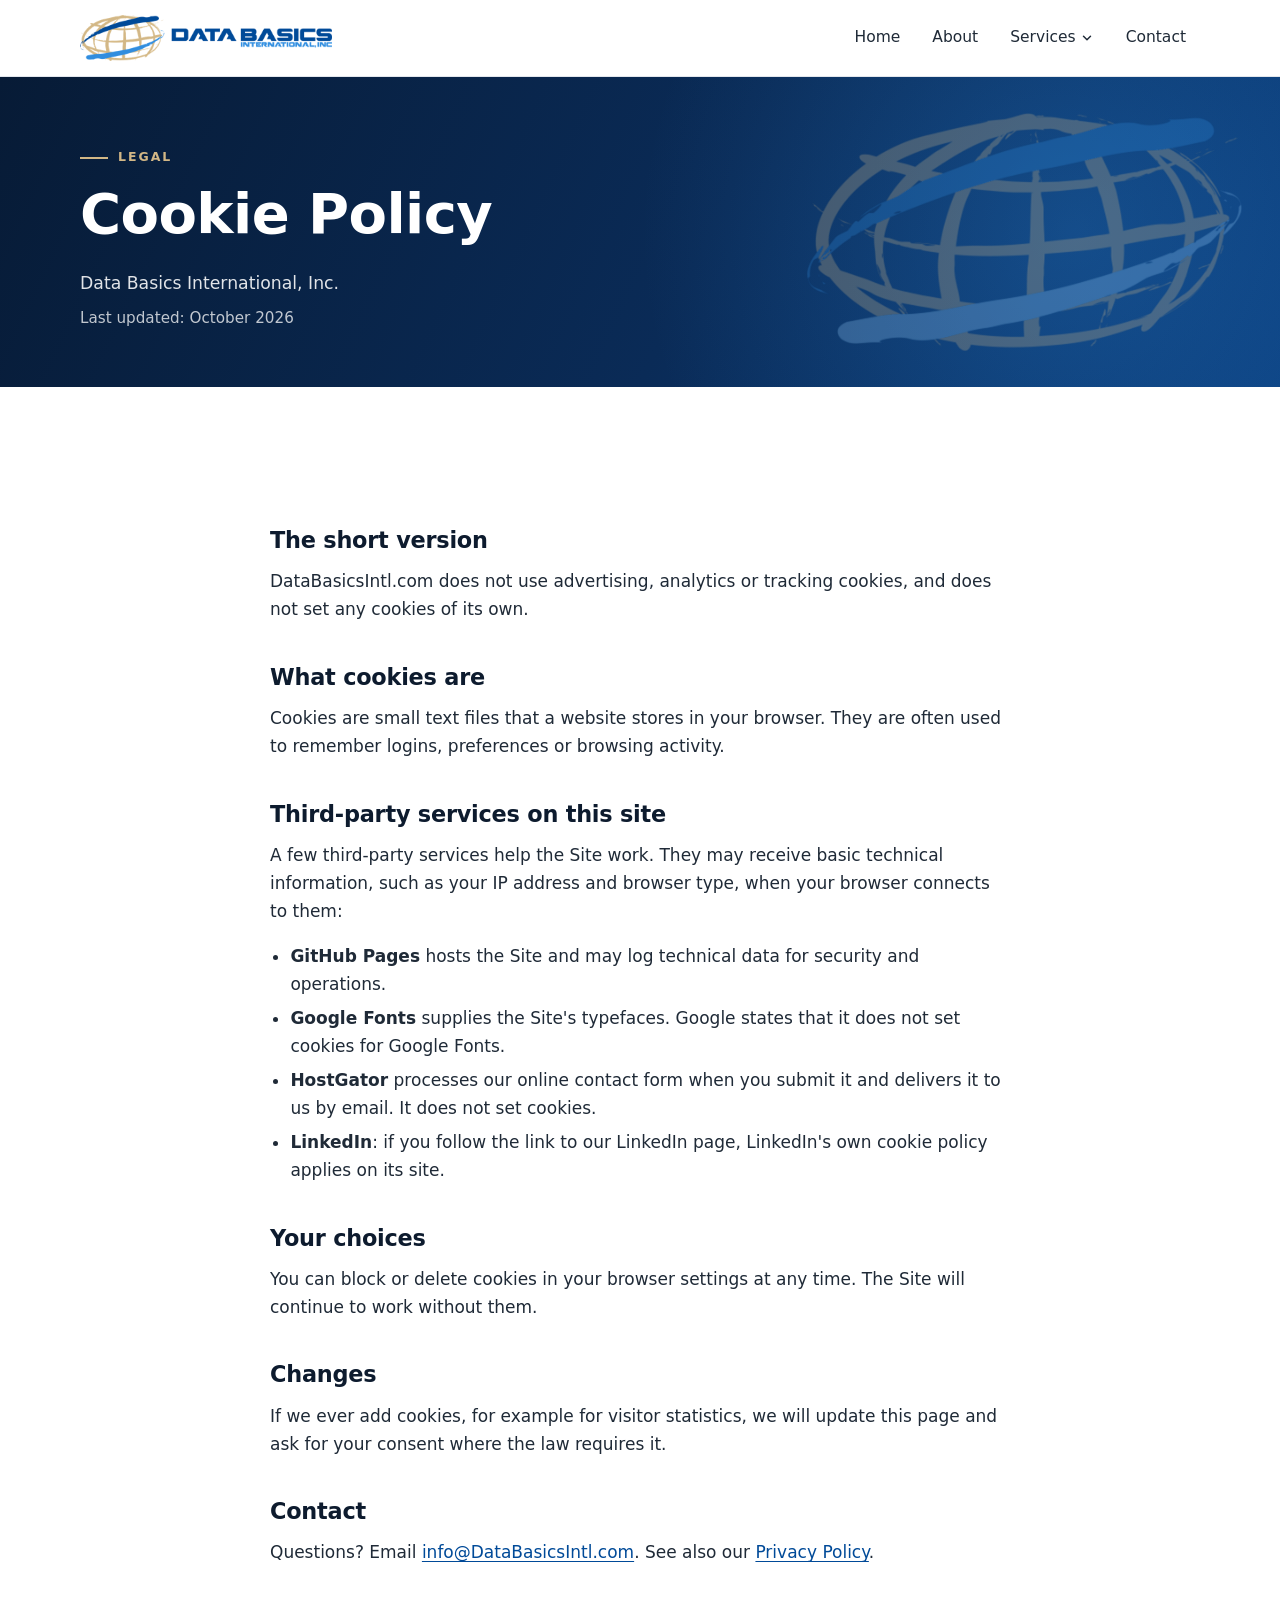
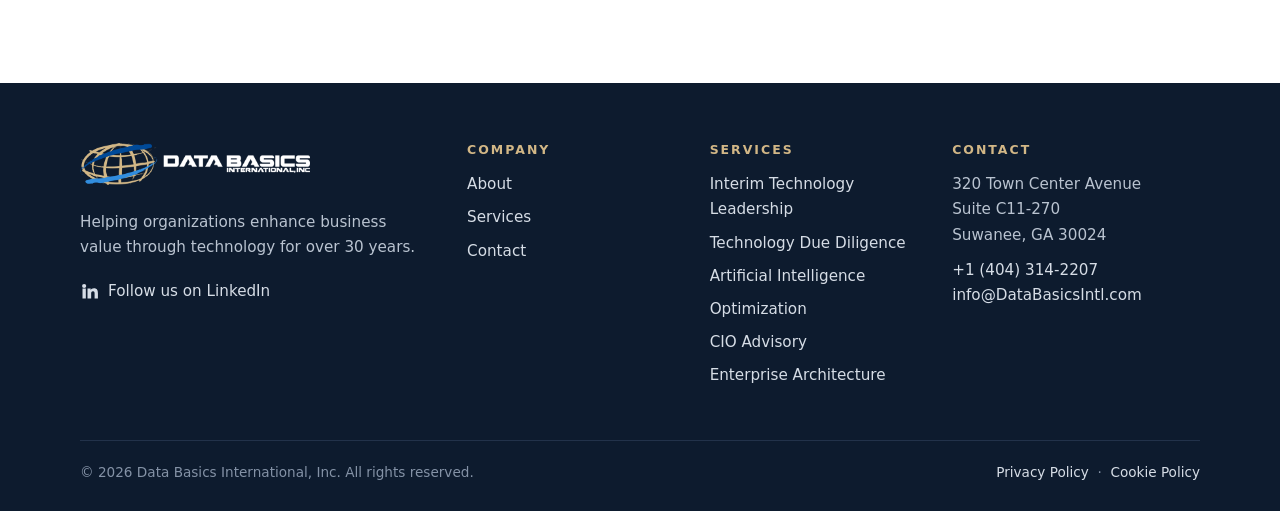
<file: cookies.html>
<!doctype html>
<html lang="en">
<head>
  <meta charset="utf-8">
  <meta http-equiv="Content-Security-Policy" content="default-src 'self'; script-src 'self'; style-src 'self' 'unsafe-inline' https://fonts.googleapis.com; font-src https://fonts.gstatic.com; img-src 'self' data:; connect-src 'self'; form-action 'self' https://forms.databasicsintl.com; base-uri 'self'; object-src 'none'">
  <meta name="referrer" content="strict-origin-when-cross-origin">
  <meta name="viewport" content="width=device-width, initial-scale=1">
  <title>Cookie Policy | Data Basics International</title>
  <meta name="description" content="DataBasicsIntl.com does not use advertising or tracking cookies. Learn what limited third-party services the site uses.">
  <link rel="canonical" href="https://databasicsintl.com/cookies.html">
  <link rel="icon" href="images/favicon-32.png" sizes="32x32" type="image/png">
  <link rel="apple-touch-icon" href="images/apple-touch-icon.png">
  <link rel="preconnect" href="https://fonts.googleapis.com">
  <link rel="preconnect" href="https://fonts.gstatic.com" crossorigin>
  <link href="https://fonts.googleapis.com/css2?family=Inter:wght@400;500;600&family=Plus+Jakarta+Sans:wght@600;700;800&display=swap" rel="stylesheet">
  <link rel="stylesheet" href="css/styles.css?v=16">
</head>
<body>
  <a class="skip-link" href="#main">Skip to content</a>

  <header class="site-header">
    <div class="container header-inner">
      <a class="logo" href="./"><img src="images/logo-horizontal.png" alt="Data Basics International, Inc." width="702" height="128"></a>
      <button class="nav-toggle" aria-label="Menu" aria-expanded="false" aria-controls="site-nav"><span></span><span></span><span></span></button>
      <nav class="nav" id="site-nav" aria-label="Main">
        <a href="./">Home</a>
        <a href="about.html">About</a>
        <div class="dropdown">
          <a class="dropdown-toggle" href="services.html" aria-haspopup="true">Services <svg class="caret" viewBox="0 0 24 24" fill="none" stroke="currentColor" stroke-width="2.5" stroke-linecap="round" stroke-linejoin="round" aria-hidden="true"><path d="m6 9 6 6 6-6"/></svg></a>
          <div class="dropdown-menu">
            <a href="services.html#interim">Interim &amp; Fractional Technology Leadership</a>
            <a href="services.html#due-diligence">Technology Due Diligence</a>
            <a href="services.html#ai">Artificial Intelligence</a>
            <a href="services.html#optimization">Technology Optimization</a>
            <a href="services.html#advisory">CIO Advisory Services</a>
            <a href="services.html#architecture">Enterprise Architecture</a>
          </div>
        </div>
        <a href="contact.html">Contact</a>
      </nav>
    </div>
  </header>

  <main id="main">
    <section class="page-hero">
      <div class="container">
        <span class="eyebrow">Legal</span>
        <h1>Cookie Policy</h1>
        <p>Data Basics International, Inc.</p>
        <p class="updated">Last updated: October 2026</p>
      </div>
    </section>

    <section class="section">
      <div class="container prose">
        <h2>The short version</h2>
        <p>DataBasicsIntl.com does not use advertising, analytics or tracking cookies, and does not set any cookies of its own.</p>

        <h2>What cookies are</h2>
        <p>Cookies are small text files that a website stores in your browser. They are often used to remember logins, preferences or browsing activity.</p>

        <h2>Third-party services on this site</h2>
        <p>A few third-party services help the Site work. They may receive basic technical information, such as your IP address and browser type, when your browser connects to them:</p>
        <ul>
          <li><strong>GitHub Pages</strong> hosts the Site and may log technical data for security and operations.</li>
          <li><strong>Google Fonts</strong> supplies the Site's typefaces. Google states that it does not set cookies for Google Fonts.</li>
          <li><strong>HostGator</strong> processes our online contact form when you submit it and delivers it to us by email. It does not set cookies.</li>
          <li><strong>LinkedIn</strong>: if you follow the link to our LinkedIn page, LinkedIn's own cookie policy applies on its site.</li>
        </ul>

        <h2>Your choices</h2>
        <p>You can block or delete cookies in your browser settings at any time. The Site will continue to work without them.</p>

        <h2>Changes</h2>
        <p>If we ever add cookies, for example for visitor statistics, we will update this page and ask for your consent where the law requires it.</p>

        <h2>Contact</h2>
        <p>Questions? Email <a href="mailto:info@DataBasicsIntl.com">info@DataBasicsIntl.com</a>. See also our <a href="privacy.html">Privacy Policy</a>.</p>
      </div>
    </section>
  </main>

  <footer class="site-footer">
    <div class="container">
      <div class="footer-grid">
        <div>
          <a class="logo" href="./"><img src="images/logo-horizontal-light.png" alt="Data Basics International, Inc." width="702" height="128" loading="lazy"></a>
          <p style="margin-top:16px">Helping organizations enhance business value through technology for over 30 years.</p>
          <a class="social" href="https://www.linkedin.com/company/11306649/" rel="noopener" target="_blank"><svg viewBox="0 0 24 24" fill="currentColor" aria-hidden="true"><path d="M4.98 3.5a2.5 2.5 0 1 1 0 5 2.5 2.5 0 0 1 0-5zM3 9h4v12H3zM9 9h3.8v1.7h.1c.5-1 1.8-2 3.8-2 4 0 4.8 2.6 4.8 6V21h-4v-5.6c0-1.3 0-3-1.9-3s-2.2 1.5-2.2 2.9V21H9z"/></svg> Follow us on LinkedIn</a>
        </div>
        <div>
          <h3>Company</h3>
          <ul>
            <li><a href="about.html">About</a></li>
            <li><a href="services.html">Services</a></li>
            <li><a href="contact.html">Contact</a></li>
          </ul>
        </div>
        <div>
          <h3>Services</h3>
          <ul>
            <li><a href="services.html#interim">Interim Technology Leadership</a></li>
            <li><a href="services.html#due-diligence">Technology Due Diligence</a></li>
            <li><a href="services.html#ai">Artificial Intelligence</a></li>
            <li><a href="services.html#optimization">Optimization</a></li>
            <li><a href="services.html#advisory">CIO Advisory</a></li>
            <li><a href="services.html#architecture">Enterprise Architecture</a></li>
          </ul>
        </div>
        <div>
          <h3>Contact</h3>
          <address>320 Town Center Avenue<br>Suite C11-270<br>Suwanee, GA 30024</address>
          <p style="margin-top:10px"><a href="tel:+14043142207" target="_blank" rel="noopener">+1 (404) 314-2207</a><br><a href="mailto:info@DataBasicsIntl.com">info@DataBasicsIntl.com</a></p>
        </div>
      </div>
      <div class="footer-bottom">
        <span>&copy; <span id="year">2026</span> Data Basics International, Inc. All rights reserved.</span>
        <span><a href="privacy.html">Privacy Policy</a> &nbsp;&middot;&nbsp; <a href="cookies.html">Cookie Policy</a></span>
      </div>
    </div>
  </footer>

  <script src="js/main.js?v=2"></script>
</body>
</html>
</file>
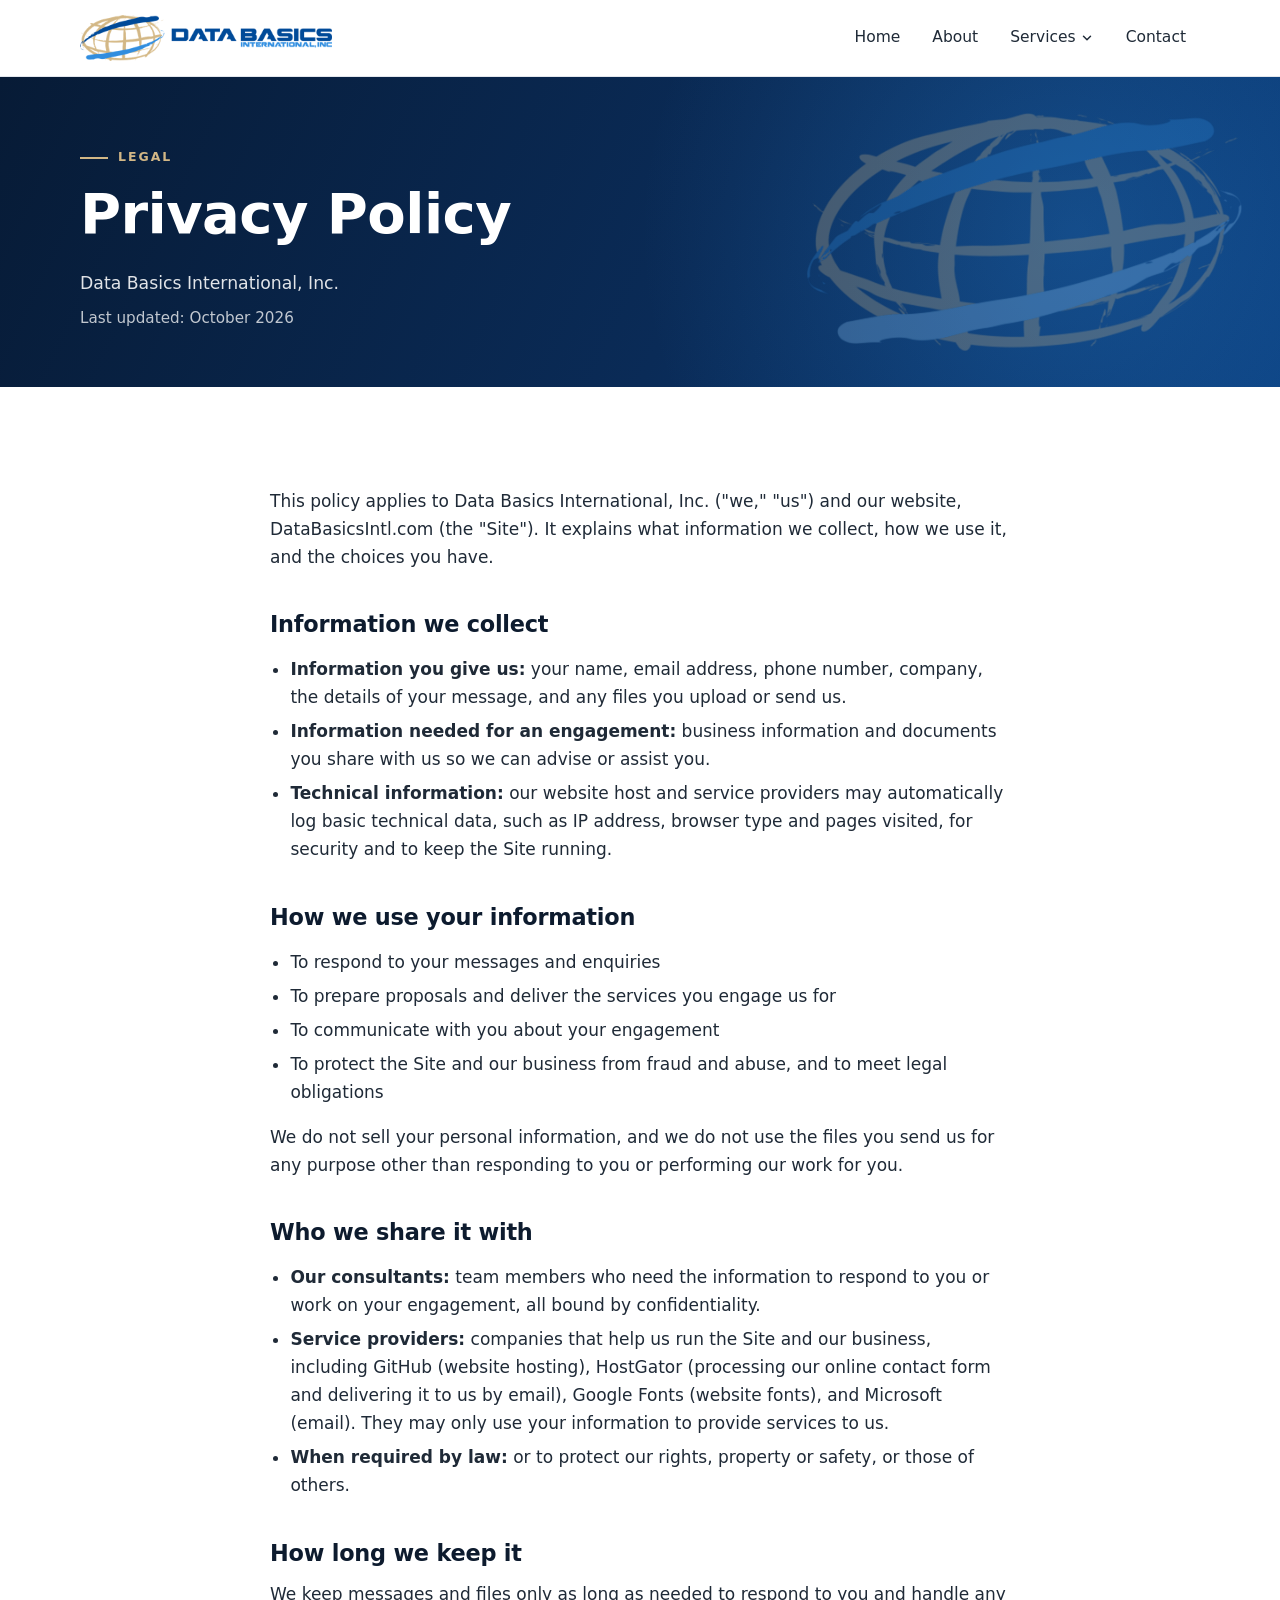
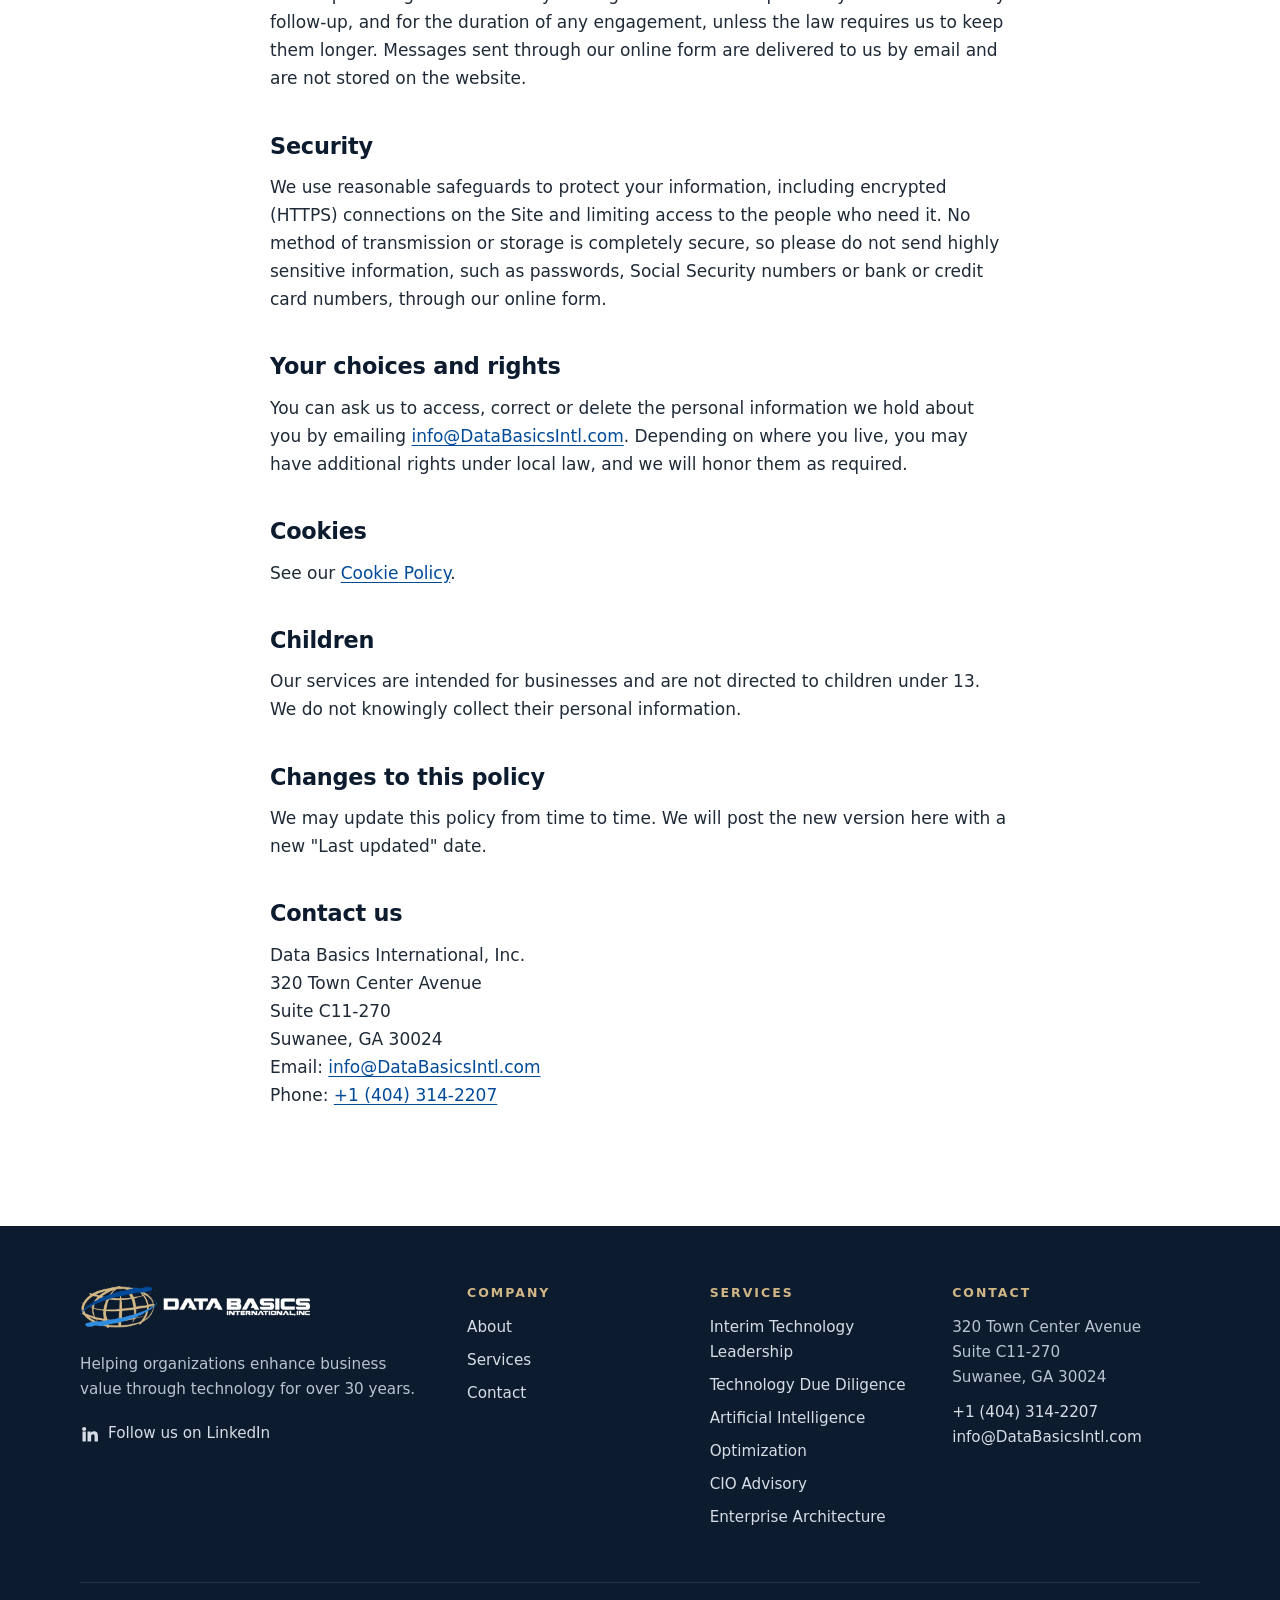
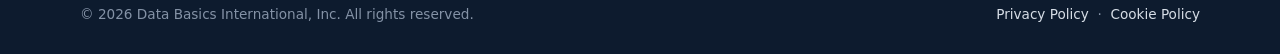
<file: privacy.html>
<!doctype html>
<html lang="en">
<head>
  <meta charset="utf-8">
  <meta http-equiv="Content-Security-Policy" content="default-src 'self'; script-src 'self'; style-src 'self' 'unsafe-inline' https://fonts.googleapis.com; font-src https://fonts.gstatic.com; img-src 'self' data:; connect-src 'self'; form-action 'self' https://forms.databasicsintl.com; base-uri 'self'; object-src 'none'">
  <meta name="referrer" content="strict-origin-when-cross-origin">
  <meta name="viewport" content="width=device-width, initial-scale=1">
  <title>Privacy Policy | Data Basics International</title>
  <meta name="description" content="How Data Basics International, Inc. collects, uses and protects personal information and files sent through DataBasicsIntl.com.">
  <link rel="canonical" href="https://databasicsintl.com/privacy.html">
  <link rel="icon" href="images/favicon-32.png" sizes="32x32" type="image/png">
  <link rel="apple-touch-icon" href="images/apple-touch-icon.png">
  <link rel="preconnect" href="https://fonts.googleapis.com">
  <link rel="preconnect" href="https://fonts.gstatic.com" crossorigin>
  <link href="https://fonts.googleapis.com/css2?family=Inter:wght@400;500;600&family=Plus+Jakarta+Sans:wght@600;700;800&display=swap" rel="stylesheet">
  <link rel="stylesheet" href="css/styles.css?v=16">
</head>
<body>
  <a class="skip-link" href="#main">Skip to content</a>

  <header class="site-header">
    <div class="container header-inner">
      <a class="logo" href="./"><img src="images/logo-horizontal.png" alt="Data Basics International, Inc." width="702" height="128"></a>
      <button class="nav-toggle" aria-label="Menu" aria-expanded="false" aria-controls="site-nav"><span></span><span></span><span></span></button>
      <nav class="nav" id="site-nav" aria-label="Main">
        <a href="./">Home</a>
        <a href="about.html">About</a>
        <div class="dropdown">
          <a class="dropdown-toggle" href="services.html" aria-haspopup="true">Services <svg class="caret" viewBox="0 0 24 24" fill="none" stroke="currentColor" stroke-width="2.5" stroke-linecap="round" stroke-linejoin="round" aria-hidden="true"><path d="m6 9 6 6 6-6"/></svg></a>
          <div class="dropdown-menu">
            <a href="services.html#interim">Interim &amp; Fractional Technology Leadership</a>
            <a href="services.html#due-diligence">Technology Due Diligence</a>
            <a href="services.html#ai">Artificial Intelligence</a>
            <a href="services.html#optimization">Technology Optimization</a>
            <a href="services.html#advisory">CIO Advisory Services</a>
            <a href="services.html#architecture">Enterprise Architecture</a>
          </div>
        </div>
        <a href="contact.html">Contact</a>
      </nav>
    </div>
  </header>

  <main id="main">
    <section class="page-hero">
      <div class="container">
        <span class="eyebrow">Legal</span>
        <h1>Privacy Policy</h1>
        <p>Data Basics International, Inc.</p>
        <p class="updated">Last updated: October 2026</p>
      </div>
    </section>

    <section class="section">
      <div class="container prose">
        <p>This policy applies to Data Basics International, Inc. ("we," "us") and our website, DataBasicsIntl.com (the "Site"). It explains what information we collect, how we use it, and the choices you have.</p>

        <h2>Information we collect</h2>
        <ul>
          <li><strong>Information you give us:</strong> your name, email address, phone number, company, the details of your message, and any files you upload or send us.</li>
          <li><strong>Information needed for an engagement:</strong> business information and documents you share with us so we can advise or assist you.</li>
          <li><strong>Technical information:</strong> our website host and service providers may automatically log basic technical data, such as IP address, browser type and pages visited, for security and to keep the Site running.</li>
        </ul>

        <h2>How we use your information</h2>
        <ul>
          <li>To respond to your messages and enquiries</li>
          <li>To prepare proposals and deliver the services you engage us for</li>
          <li>To communicate with you about your engagement</li>
          <li>To protect the Site and our business from fraud and abuse, and to meet legal obligations</li>
        </ul>
        <p>We do not sell your personal information, and we do not use the files you send us for any purpose other than responding to you or performing our work for you.</p>

        <h2>Who we share it with</h2>
        <ul>
          <li><strong>Our consultants:</strong> team members who need the information to respond to you or work on your engagement, all bound by confidentiality.</li>
          <li><strong>Service providers:</strong> companies that help us run the Site and our business, including GitHub (website hosting), HostGator (processing our online contact form and delivering it to us by email), Google Fonts (website fonts), and Microsoft (email). They may only use your information to provide services to us.</li>
          <li><strong>When required by law:</strong> or to protect our rights, property or safety, or those of others.</li>
        </ul>

        <h2>How long we keep it</h2>
        <p>We keep messages and files only as long as needed to respond to you and handle any follow-up, and for the duration of any engagement, unless the law requires us to keep them longer. Messages sent through our online form are delivered to us by email and are not stored on the website.</p>

        <h2>Security</h2>
        <p>We use reasonable safeguards to protect your information, including encrypted (HTTPS) connections on the Site and limiting access to the people who need it. No method of transmission or storage is completely secure, so please do not send highly sensitive information, such as passwords, Social Security numbers or bank or credit card numbers, through our online form.</p>

        <h2>Your choices and rights</h2>
        <p>You can ask us to access, correct or delete the personal information we hold about you by emailing <a href="mailto:info@DataBasicsIntl.com">info@DataBasicsIntl.com</a>. Depending on where you live, you may have additional rights under local law, and we will honor them as required.</p>

        <h2>Cookies</h2>
        <p>See our <a href="cookies.html">Cookie Policy</a>.</p>

        <h2>Children</h2>
        <p>Our services are intended for businesses and are not directed to children under 13. We do not knowingly collect their personal information.</p>

        <h2>Changes to this policy</h2>
        <p>We may update this policy from time to time. We will post the new version here with a new "Last updated" date.</p>

        <h2>Contact us</h2>
        <p>Data Basics International, Inc.<br>320 Town Center Avenue<br>Suite C11-270<br>Suwanee, GA 30024<br>Email: <a href="mailto:info@DataBasicsIntl.com">info@DataBasicsIntl.com</a><br>Phone: <a href="tel:+14043142207" target="_blank" rel="noopener">+1 (404) 314-2207</a></p>
      </div>
    </section>
  </main>

  <footer class="site-footer">
    <div class="container">
      <div class="footer-grid">
        <div>
          <a class="logo" href="./"><img src="images/logo-horizontal-light.png" alt="Data Basics International, Inc." width="702" height="128" loading="lazy"></a>
          <p style="margin-top:16px">Helping organizations enhance business value through technology for over 30 years.</p>
          <a class="social" href="https://www.linkedin.com/company/11306649/" rel="noopener" target="_blank"><svg viewBox="0 0 24 24" fill="currentColor" aria-hidden="true"><path d="M4.98 3.5a2.5 2.5 0 1 1 0 5 2.5 2.5 0 0 1 0-5zM3 9h4v12H3zM9 9h3.8v1.7h.1c.5-1 1.8-2 3.8-2 4 0 4.8 2.6 4.8 6V21h-4v-5.6c0-1.3 0-3-1.9-3s-2.2 1.5-2.2 2.9V21H9z"/></svg> Follow us on LinkedIn</a>
        </div>
        <div>
          <h3>Company</h3>
          <ul>
            <li><a href="about.html">About</a></li>
            <li><a href="services.html">Services</a></li>
            <li><a href="contact.html">Contact</a></li>
          </ul>
        </div>
        <div>
          <h3>Services</h3>
          <ul>
            <li><a href="services.html#interim">Interim Technology Leadership</a></li>
            <li><a href="services.html#due-diligence">Technology Due Diligence</a></li>
            <li><a href="services.html#ai">Artificial Intelligence</a></li>
            <li><a href="services.html#optimization">Optimization</a></li>
            <li><a href="services.html#advisory">CIO Advisory</a></li>
            <li><a href="services.html#architecture">Enterprise Architecture</a></li>
          </ul>
        </div>
        <div>
          <h3>Contact</h3>
          <address>320 Town Center Avenue<br>Suite C11-270<br>Suwanee, GA 30024</address>
          <p style="margin-top:10px"><a href="tel:+14043142207" target="_blank" rel="noopener">+1 (404) 314-2207</a><br><a href="mailto:info@DataBasicsIntl.com">info@DataBasicsIntl.com</a></p>
        </div>
      </div>
      <div class="footer-bottom">
        <span>&copy; <span id="year">2026</span> Data Basics International, Inc. All rights reserved.</span>
        <span><a href="privacy.html">Privacy Policy</a> &nbsp;&middot;&nbsp; <a href="cookies.html">Cookie Policy</a></span>
      </div>
    </div>
  </footer>

  <script src="js/main.js?v=2"></script>
</body>
</html>
</file>
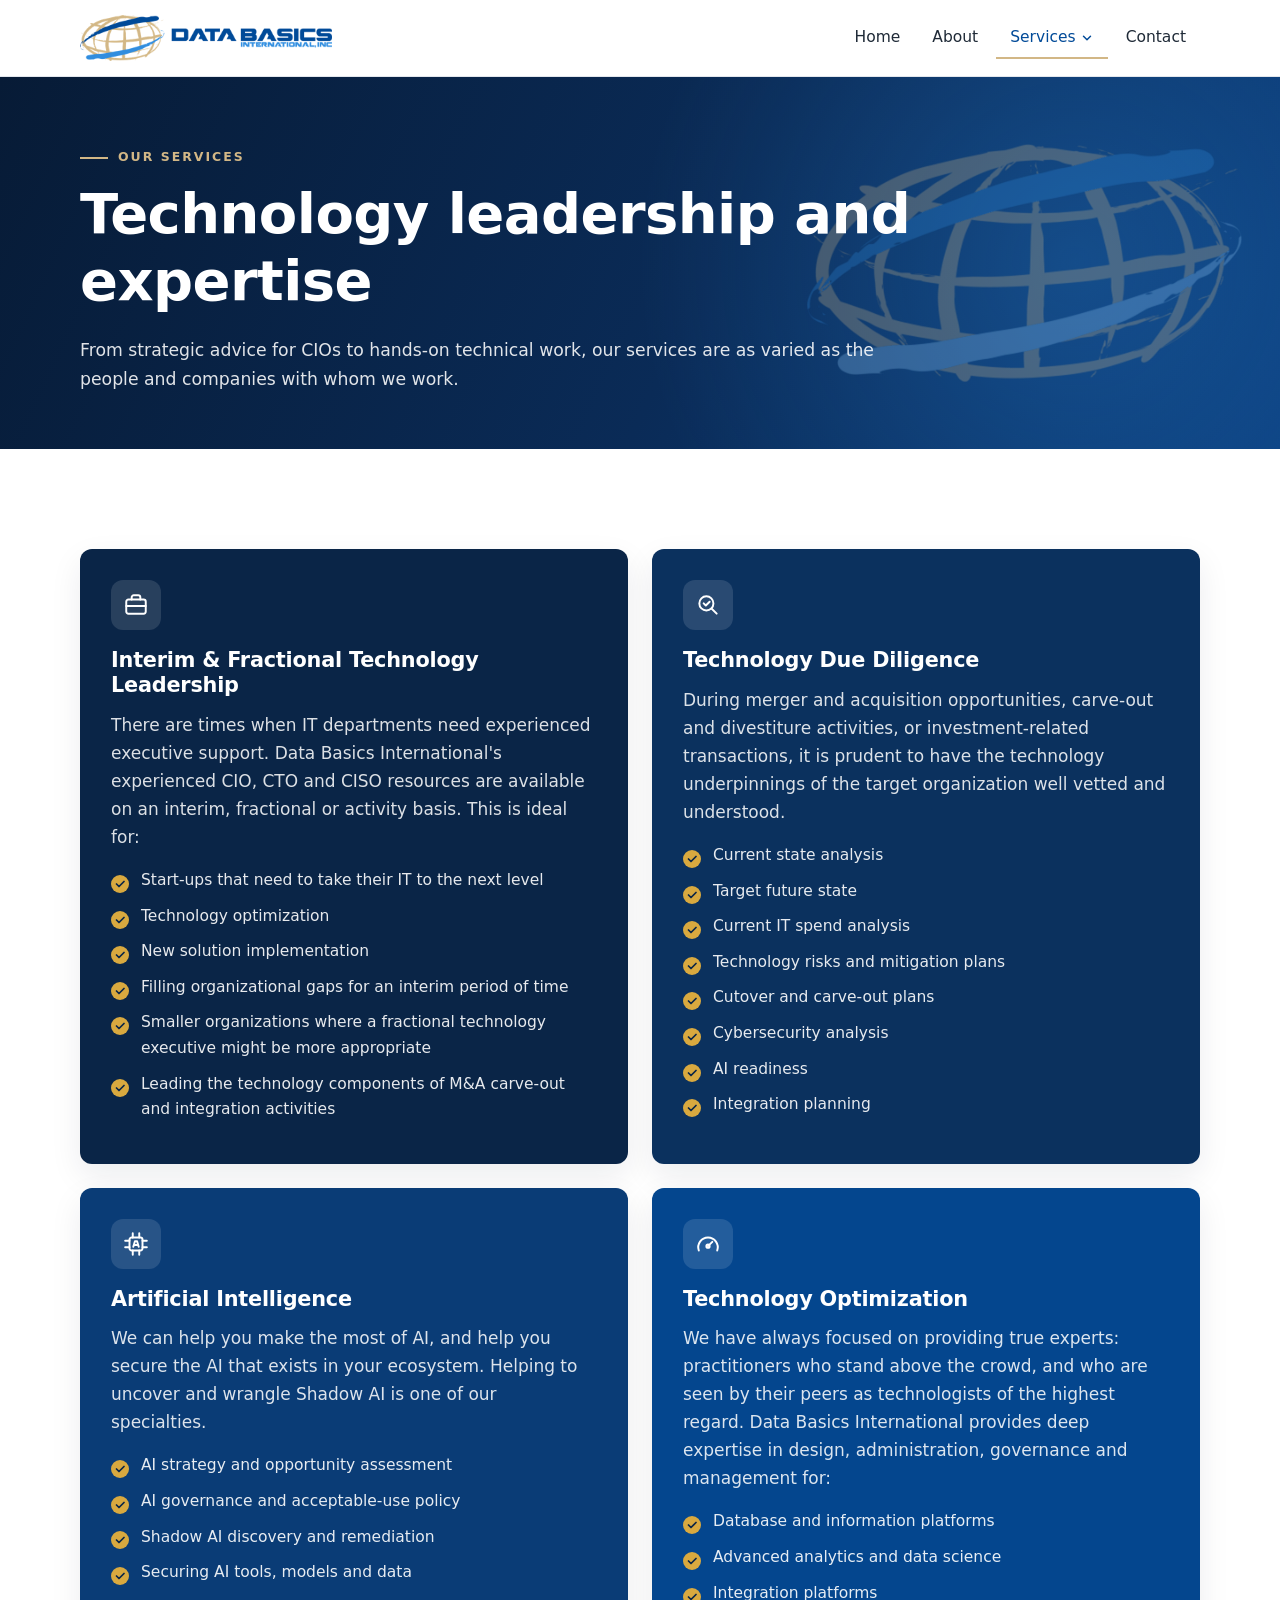
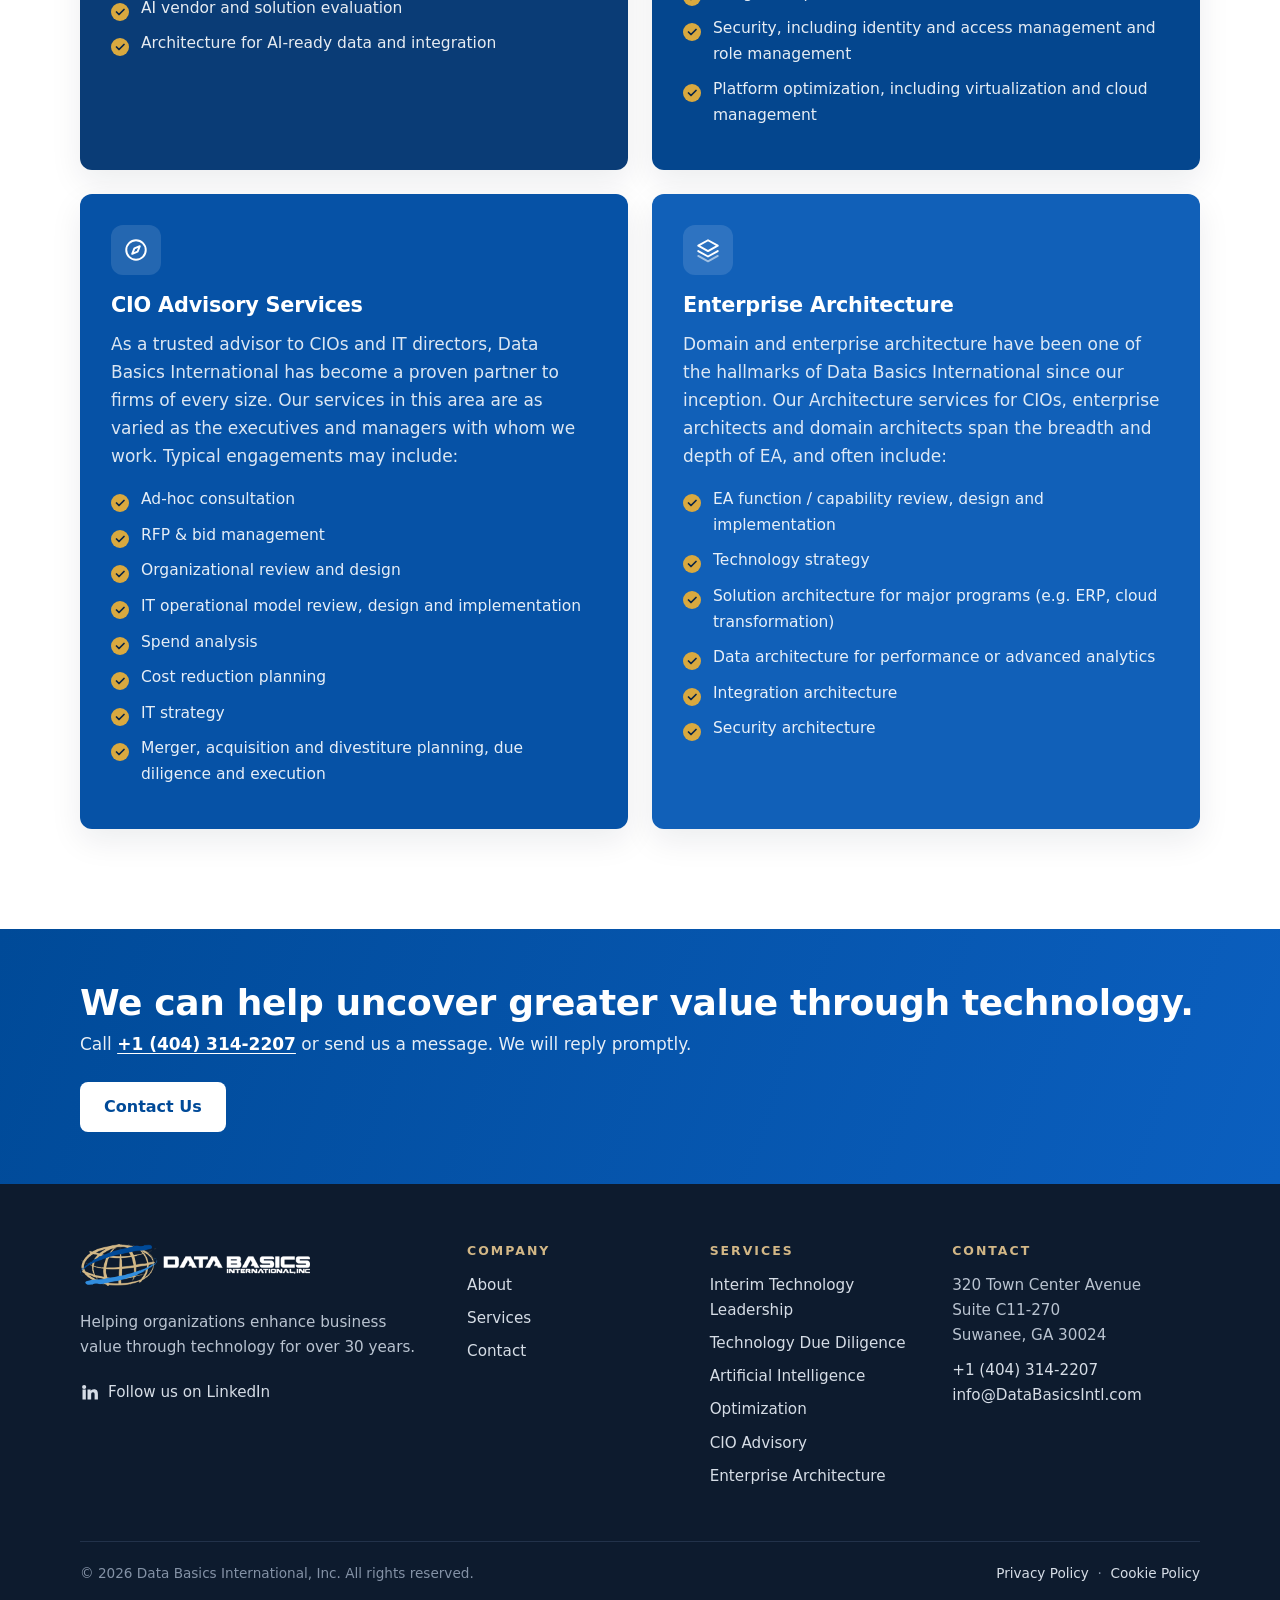
<file: services.html>
<!doctype html>
<html lang="en">
<head>
  <meta charset="utf-8">
  <meta http-equiv="Content-Security-Policy" content="default-src 'self'; script-src 'self'; style-src 'self' 'unsafe-inline' https://fonts.googleapis.com; font-src https://fonts.gstatic.com; img-src 'self' data:; connect-src 'self'; form-action 'self' https://forms.databasicsintl.com; base-uri 'self'; object-src 'none'">
  <meta name="referrer" content="strict-origin-when-cross-origin">
  <meta name="viewport" content="width=device-width, initial-scale=1">
  <title>Services | CIO Advisory, Interim CIO/CTO/CISO, Enterprise Architecture, AI | Data Basics International</title>
  <meta name="description" content="CIO advisory, interim and fractional CIO/CTO, enterprise architecture, technology due diligence for M&amp;A, technology optimization and AI from Data Basics International.">
  <link rel="canonical" href="https://databasicsintl.com/services.html">
  <link rel="icon" href="images/favicon-32.png" sizes="32x32" type="image/png">
  <link rel="apple-touch-icon" href="images/apple-touch-icon.png">
  <link rel="preconnect" href="https://fonts.googleapis.com">
  <link rel="preconnect" href="https://fonts.gstatic.com" crossorigin>
  <link href="https://fonts.googleapis.com/css2?family=Inter:wght@400;500;600&family=Plus+Jakarta+Sans:wght@600;700;800&display=swap" rel="stylesheet">
  <link rel="stylesheet" href="css/styles.css?v=16">
</head>
<body>
  <a class="skip-link" href="#main">Skip to content</a>

  <header class="site-header">
    <div class="container header-inner">
      <a class="logo" href="./"><img src="images/logo-horizontal.png" alt="Data Basics International, Inc." width="702" height="128"></a>
      <button class="nav-toggle" aria-label="Menu" aria-expanded="false" aria-controls="site-nav"><span></span><span></span><span></span></button>
      <nav class="nav" id="site-nav" aria-label="Main">
        <a href="./">Home</a>
        <a href="about.html">About</a>
        <div class="dropdown">
          <a class="dropdown-toggle" href="services.html" aria-current="page" aria-haspopup="true">Services <svg class="caret" viewBox="0 0 24 24" fill="none" stroke="currentColor" stroke-width="2.5" stroke-linecap="round" stroke-linejoin="round" aria-hidden="true"><path d="m6 9 6 6 6-6"/></svg></a>
          <div class="dropdown-menu">
            <a href="services.html#interim">Interim &amp; Fractional Technology Leadership</a>
            <a href="services.html#due-diligence">Technology Due Diligence</a>
            <a href="services.html#ai">Artificial Intelligence</a>
            <a href="services.html#optimization">Technology Optimization</a>
            <a href="services.html#advisory">CIO Advisory Services</a>
            <a href="services.html#architecture">Enterprise Architecture</a>
          </div>
        </div>
        <a href="contact.html">Contact</a>
      </nav>
    </div>
  </header>

  <main id="main">
    <section class="page-hero">
      <div class="container">
        <span class="eyebrow">Our Services</span>
        <h1>Technology leadership and expertise</h1>
        <p>From strategic advice for CIOs to hands-on technical work, our services are as varied as the people and companies with whom we work.</p>
      </div>
    </section>

    <section class="section">
      <div class="container">
        <div class="grid grid-2 services-graded">
          <div class="card card-feature service-card" id="interim">
            <div class="icon"><svg viewBox="0 0 24 24" fill="none" stroke="currentColor" stroke-width="1.8" stroke-linecap="round" stroke-linejoin="round"><rect x="3" y="7" width="18" height="13" rx="2"/><path d="M8 7V5a2 2 0 0 1 2-2h4a2 2 0 0 1 2 2v2M3 13h18"/></svg></div>
            <h3>Interim &amp; Fractional Technology Leadership</h3>
            <p>There are times when IT departments need experienced executive support. Data Basics International's experienced CIO, CTO and CISO resources are available on an interim, fractional or activity basis. This is ideal for:</p>
            <ul class="checks">
              <li>Start-ups that need to take their IT to the next level</li>
              <li>Technology optimization</li>
              <li>New solution implementation</li>
              <li>Filling organizational gaps for an interim period of time</li>
              <li>Smaller organizations where a fractional technology executive might be more appropriate</li>
              <li>Leading the technology components of M&amp;A carve-out and integration activities</li>
            </ul>
          </div>
          <div class="card card-feature service-card" id="due-diligence">
            <div class="icon"><svg viewBox="0 0 24 24" fill="none" stroke="currentColor" stroke-width="1.8" stroke-linecap="round" stroke-linejoin="round"><circle cx="10.5" cy="10.5" r="6.5"/><path d="m20 20-4.8-4.8M8 10.5l2 2 3.5-3.5"/></svg></div>
            <h3>Technology Due Diligence</h3>
            <p>During merger and acquisition opportunities, carve-out and divestiture activities, or investment-related transactions, it is prudent to have the technology underpinnings of the target organization well vetted and understood.</p>
            <ul class="checks">
              <li>Current state analysis</li>
              <li>Target future state</li>
              <li>Current IT spend analysis</li>
              <li>Technology risks and mitigation plans</li>
              <li>Cutover and carve-out plans</li>
              <li>Cybersecurity analysis</li>
              <li>AI readiness</li>
              <li>Integration planning</li>
            </ul>          </div>
          <div class="card card-feature service-card" id="ai">
            <div class="icon"><svg viewBox="0 0 24 24" fill="none" stroke="currentColor" stroke-width="1.8" stroke-linecap="round" stroke-linejoin="round"><rect x="6" y="6" width="12" height="12" rx="2"/><path d="M9.5 14.5 11 9.5h2l1.5 5M10 13h4M9 2v4M15 2v4M9 18v4M15 18v4M2 9h4M2 15h4M18 9h4M18 15h4"/></svg></div>
            <h3>Artificial Intelligence</h3>
            <p>We can help you make the most of AI, and help you secure the AI that exists in your ecosystem. Helping to uncover and wrangle Shadow AI is one of our specialties.</p>
            <ul class="checks">
              <li>AI strategy and opportunity assessment</li>
              <li>AI governance and acceptable-use policy</li>
              <li>Shadow AI discovery and remediation</li>
              <li>Securing AI tools, models and data</li>
              <li>AI vendor and solution evaluation</li>
              <li>Architecture for AI-ready data and integration</li>
            </ul>
          </div>
          <div class="card card-feature service-card" id="optimization">
            <div class="icon"><svg viewBox="0 0 24 24" fill="none" stroke="currentColor" stroke-width="1.8" stroke-linecap="round" stroke-linejoin="round"><path d="M12 14l4-4"/><path d="M3.5 18a9 9 0 1 1 17 0"/><circle cx="12" cy="14" r="1.5"/></svg></div>
            <h3>Technology Optimization</h3>
            <p>We have always focused on providing true experts: practitioners who stand above the crowd, and who are seen by their peers as technologists of the highest regard. Data Basics International provides deep expertise in design, administration, governance and management for:</p>
            <ul class="checks">
              <li>Database and information platforms</li>
              <li>Advanced analytics and data science</li>
              <li>Integration platforms</li>
              <li>Security, including identity and access management and role management</li>
              <li>Platform optimization, including virtualization and cloud management</li>
            </ul>
          </div>
          <div class="card card-feature service-card" id="advisory">
            <div class="icon"><svg viewBox="0 0 24 24" fill="none" stroke="currentColor" stroke-width="1.8" stroke-linecap="round" stroke-linejoin="round"><circle cx="12" cy="12" r="9"/><path d="m15.5 8.5-2 5-5 2 2-5z"/></svg></div>
            <h3>CIO Advisory Services</h3>
            <p>As a trusted advisor to CIOs and IT directors, Data Basics International has become a proven partner to firms of every size. Our services in this area are as varied as the executives and managers with whom we work. Typical engagements may include:</p>
            <ul class="checks">
              <li>Ad-hoc consultation</li>
              <li>RFP &amp; bid management</li>
              <li>Organizational review and design</li>
              <li>IT operational model review, design and implementation</li>
              <li>Spend analysis</li>
              <li>Cost reduction planning</li>
              <li>IT strategy</li>
              <li>Merger, acquisition and divestiture planning, due diligence and execution</li>
            </ul>
          </div>
          <div class="card card-feature service-card" id="architecture">
            <div class="icon"><svg viewBox="0 0 24 24" fill="none" stroke="currentColor" stroke-width="1.8" stroke-linecap="round" stroke-linejoin="round"><path d="m12 3 9 5-9 5-9-5 9-5z"/><path d="m3 13 9 5 9-5"/><path d="m3 17.5 9 5 9-5" opacity=".55"/></svg></div>
            <h3>Enterprise Architecture</h3>
            <p>Domain and enterprise architecture have been one of the hallmarks of Data Basics International since our inception. Our Architecture services for CIOs, enterprise architects and domain architects span the breadth and depth of EA, and often include:</p>
            <ul class="checks">
              <li>EA function / capability review, design and implementation</li>
              <li>Technology strategy</li>
              <li>Solution architecture for major programs (e.g. ERP, cloud transformation)</li>
              <li>Data architecture for performance or advanced analytics</li>
              <li>Integration architecture</li>
              <li>Security architecture</li>
            </ul>
          </div>
        </div>
      </div>
    </section>

    <section class="cta">
      <div class="container">
        <div>
          <h2>We can help uncover greater value through technology.</h2>
          <p>Call <a href="tel:+14043142207" target="_blank" rel="noopener">+1 (404) 314-2207</a> or send us a message. We will reply promptly.</p>
        </div>
        <a class="btn btn-light" href="contact.html#request">Contact Us</a>
      </div>
    </section>
  </main>

  <footer class="site-footer">
    <div class="container">
      <div class="footer-grid">
        <div>
          <a class="logo" href="./"><img src="images/logo-horizontal-light.png" alt="Data Basics International, Inc." width="702" height="128" loading="lazy"></a>
          <p style="margin-top:16px">Helping organizations enhance business value through technology for over 30 years.</p>
          <a class="social" href="https://www.linkedin.com/company/11306649/" rel="noopener" target="_blank"><svg viewBox="0 0 24 24" fill="currentColor" aria-hidden="true"><path d="M4.98 3.5a2.5 2.5 0 1 1 0 5 2.5 2.5 0 0 1 0-5zM3 9h4v12H3zM9 9h3.8v1.7h.1c.5-1 1.8-2 3.8-2 4 0 4.8 2.6 4.8 6V21h-4v-5.6c0-1.3 0-3-1.9-3s-2.2 1.5-2.2 2.9V21H9z"/></svg> Follow us on LinkedIn</a>
        </div>
        <div>
          <h3>Company</h3>
          <ul>
            <li><a href="about.html">About</a></li>
            <li><a href="services.html">Services</a></li>
            <li><a href="contact.html">Contact</a></li>
          </ul>
        </div>
        <div>
          <h3>Services</h3>
          <ul>
            <li><a href="services.html#interim">Interim Technology Leadership</a></li>
            <li><a href="services.html#due-diligence">Technology Due Diligence</a></li>
            <li><a href="services.html#ai">Artificial Intelligence</a></li>
            <li><a href="services.html#optimization">Optimization</a></li>
            <li><a href="services.html#advisory">CIO Advisory</a></li>
            <li><a href="services.html#architecture">Enterprise Architecture</a></li>
          </ul>
        </div>
        <div>
          <h3>Contact</h3>
          <address>320 Town Center Avenue<br>Suite C11-270<br>Suwanee, GA 30024</address>
          <p style="margin-top:10px"><a href="tel:+14043142207" target="_blank" rel="noopener">+1 (404) 314-2207</a><br><a href="mailto:info@DataBasicsIntl.com">info@DataBasicsIntl.com</a></p>
        </div>
      </div>
      <div class="footer-bottom">
        <span>&copy; <span id="year">2026</span> Data Basics International, Inc. All rights reserved.</span>
        <span><a href="privacy.html">Privacy Policy</a> &nbsp;&middot;&nbsp; <a href="cookies.html">Cookie Policy</a></span>
      </div>
    </div>
  </footer>

  <script src="js/main.js?v=2"></script>
</body>
</html>
</file>
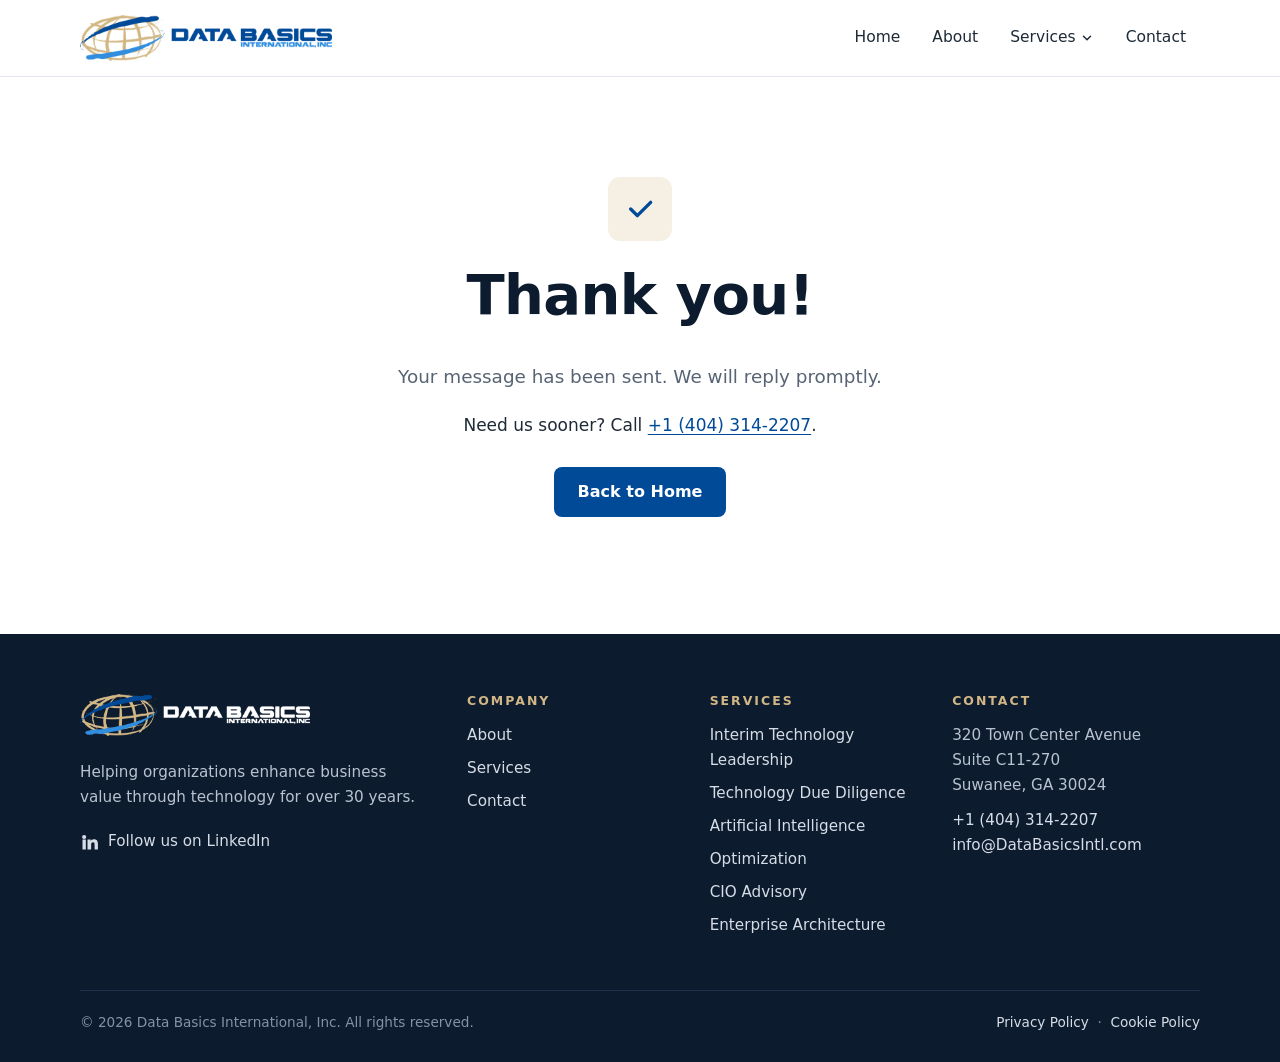
<file: thanks.html>
<!doctype html>
<html lang="en">
<head>
  <meta charset="utf-8">
  <meta http-equiv="Content-Security-Policy" content="default-src 'self'; script-src 'self'; style-src 'self' 'unsafe-inline' https://fonts.googleapis.com; font-src https://fonts.gstatic.com; img-src 'self' data:; connect-src 'self'; form-action 'self' https://forms.databasicsintl.com; base-uri 'self'; object-src 'none'">
  <meta name="referrer" content="strict-origin-when-cross-origin">
  <meta name="viewport" content="width=device-width, initial-scale=1">
  <title>Thank You | Data Basics International</title>
  <meta name="robots" content="noindex">
    <link rel="icon" href="images/favicon-32.png" sizes="32x32" type="image/png">
  <link rel="apple-touch-icon" href="images/apple-touch-icon.png">
  <link rel="preconnect" href="https://fonts.googleapis.com">
  <link rel="preconnect" href="https://fonts.gstatic.com" crossorigin>
  <link href="https://fonts.googleapis.com/css2?family=Inter:wght@400;500;600&family=Plus+Jakarta+Sans:wght@600;700;800&display=swap" rel="stylesheet">
  <link rel="stylesheet" href="css/styles.css?v=16">
</head>
<body>
  <a class="skip-link" href="#main">Skip to content</a>

  <header class="site-header">
    <div class="container header-inner">
      <a class="logo" href="./"><img src="images/logo-horizontal.png" alt="Data Basics International, Inc." width="702" height="128"></a>
      <button class="nav-toggle" aria-label="Menu" aria-expanded="false" aria-controls="site-nav"><span></span><span></span><span></span></button>
      <nav class="nav" id="site-nav" aria-label="Main">
        <a href="./">Home</a>
        <a href="about.html">About</a>
        <div class="dropdown">
          <a class="dropdown-toggle" href="services.html" aria-haspopup="true">Services <svg class="caret" viewBox="0 0 24 24" fill="none" stroke="currentColor" stroke-width="2.5" stroke-linecap="round" stroke-linejoin="round" aria-hidden="true"><path d="m6 9 6 6 6-6"/></svg></a>
          <div class="dropdown-menu">
            <a href="services.html#interim">Interim &amp; Fractional Technology Leadership</a>
            <a href="services.html#due-diligence">Technology Due Diligence</a>
            <a href="services.html#ai">Artificial Intelligence</a>
            <a href="services.html#optimization">Technology Optimization</a>
            <a href="services.html#advisory">CIO Advisory Services</a>
            <a href="services.html#architecture">Enterprise Architecture</a>
          </div>
        </div>
        <a href="contact.html">Contact</a>
      </nav>
    </div>
  </header>

  <main id="main">
    <section class="section">
      <div class="container" style="text-align:center;max-width:720px">
        <div class="icon" style="margin:0 auto 20px;width:64px;height:64px"><svg viewBox="0 0 24 24" fill="none" stroke="currentColor" stroke-width="2.5" stroke-linecap="round" stroke-linejoin="round" style="width:32px;height:32px"><path d="M5 12l5 5L20 7"/></svg></div>
        <h1>Thank you!</h1>
        <p style="font-size:1.15rem;color:var(--muted)">Your message has been sent. We will reply promptly.</p>
        <p>Need us sooner? Call <a href="tel:+14043142207" target="_blank" rel="noopener">+1 (404) 314-2207</a>.</p>
        <p style="margin-top:28px"><a class="btn" href="./">Back to Home</a></p>
      </div>
    </section>
  </main>

  <footer class="site-footer">
    <div class="container">
      <div class="footer-grid">
        <div>
          <a class="logo" href="./"><img src="images/logo-horizontal-light.png" alt="Data Basics International, Inc." width="702" height="128" loading="lazy"></a>
          <p style="margin-top:16px">Helping organizations enhance business value through technology for over 30 years.</p>
          <a class="social" href="https://www.linkedin.com/company/11306649/" rel="noopener" target="_blank"><svg viewBox="0 0 24 24" fill="currentColor" aria-hidden="true"><path d="M4.98 3.5a2.5 2.5 0 1 1 0 5 2.5 2.5 0 0 1 0-5zM3 9h4v12H3zM9 9h3.8v1.7h.1c.5-1 1.8-2 3.8-2 4 0 4.8 2.6 4.8 6V21h-4v-5.6c0-1.3 0-3-1.9-3s-2.2 1.5-2.2 2.9V21H9z"/></svg> Follow us on LinkedIn</a>
        </div>
        <div>
          <h3>Company</h3>
          <ul>
            <li><a href="about.html">About</a></li>
            <li><a href="services.html">Services</a></li>
            <li><a href="contact.html">Contact</a></li>
          </ul>
        </div>
        <div>
          <h3>Services</h3>
          <ul>
            <li><a href="services.html#interim">Interim Technology Leadership</a></li>
            <li><a href="services.html#due-diligence">Technology Due Diligence</a></li>
            <li><a href="services.html#ai">Artificial Intelligence</a></li>
            <li><a href="services.html#optimization">Optimization</a></li>
            <li><a href="services.html#advisory">CIO Advisory</a></li>
            <li><a href="services.html#architecture">Enterprise Architecture</a></li>
          </ul>
        </div>
        <div>
          <h3>Contact</h3>
          <address>320 Town Center Avenue<br>Suite C11-270<br>Suwanee, GA 30024</address>
          <p style="margin-top:10px"><a href="tel:+14043142207" target="_blank" rel="noopener">+1 (404) 314-2207</a><br><a href="mailto:info@DataBasicsIntl.com">info@DataBasicsIntl.com</a></p>
        </div>
      </div>
      <div class="footer-bottom">
        <span>&copy; <span id="year">2026</span> Data Basics International, Inc. All rights reserved.</span>
        <span><a href="privacy.html">Privacy Policy</a> &nbsp;&middot;&nbsp; <a href="cookies.html">Cookie Policy</a></span>
      </div>
    </div>
  </footer>

  <script src="js/main.js?v=2"></script>
</body>
</html>
</file>
<file: css/styles.css>
/* DataBasicsIntl.com — site styles */
:root {
  --navy: #004a98;        /* logo "DATA BASICS" */
  --navy-dark: #0a2547;   /* dark sections */
  --navy-ink: #0d1b2e;    /* headings */
  --blue: #318dde;        /* logo swoosh */
  --tan: #d2b786;         /* logo globe */
  --gold: #d9a93f;        /* bullets: warmer gold to match the logo */
  --tan-light: #f6f0e4;
  --ink: #1f2a37;
  --muted: #586474;
  --line: #e3e7ed;
  --paper: #ffffff;
  --mist: #f4f7fb;
  --radius: 12px;
  --shadow: 0 12px 32px rgba(13, 27, 46, 0.08);
  --max: 1160px;
  --head: "Plus Jakarta Sans", "Segoe UI", system-ui, -apple-system, Roboto, Arial, sans-serif;
  --sans: "Inter", system-ui, -apple-system, "Segoe UI", Roboto, Arial, sans-serif;
}

*, *::before, *::after { box-sizing: border-box; }
html { scroll-behavior: smooth; }
body { margin: 0; font-family: var(--sans); font-size: 17px; line-height: 1.65; color: var(--ink); background: var(--paper); -webkit-font-smoothing: antialiased; }
img { max-width: 100%; height: auto; display: block; }
a { color: var(--navy); text-underline-offset: 3px; }
a:hover { color: var(--blue); }
h1, h2, h3 { font-family: var(--head); color: var(--navy-ink); font-weight: 700; line-height: 1.2; letter-spacing: -0.01em; margin: 0 0 0.6em; }
h1 { font-size: clamp(2.1rem, 4.6vw, 3.5rem); font-weight: 800; }
h2 { font-size: clamp(1.6rem, 3vw, 2.25rem); }
h3 { font-size: 1.2rem; }
p { margin: 0 0 1em; }

.container { width: 100%; max-width: var(--max); margin: 0 auto; padding: 0 20px; }
.skip-link { position: absolute; left: -9999px; }
.skip-link:focus { left: 16px; top: 16px; z-index: 100; background: #fff; padding: 8px 14px; border-radius: 8px; }

/* Header */
.site-header { position: sticky; top: 0; z-index: 50; background: rgba(255,255,255,0.96); backdrop-filter: blur(8px); border-bottom: 1px solid var(--line); }
.header-inner { display: flex; align-items: center; justify-content: space-between; gap: 16px; min-height: 76px; }
.logo { display: inline-flex; align-items: center; }
.logo img { height: 46px; width: auto; }
.nav { display: flex; align-items: center; gap: 4px; }
.nav a { color: var(--ink); text-decoration: none; font-weight: 500; font-size: 0.97rem; padding: 8px 14px; border-radius: 8px; }
.nav a:hover { background: var(--mist); color: var(--navy); }
.nav a[aria-current="page"] { color: var(--navy); box-shadow: inset 0 -2px 0 var(--tan); border-radius: 0; }
/* Services dropdown: opens on hover or keyboard focus (desktop); always listed in the phone menu */
.dropdown { position: relative; }
.dropdown-toggle { display: inline-flex; align-items: center; gap: 4px; }
.caret { width: 14px; height: 14px; transition: transform 0.15s ease; }
.dropdown-menu { display: none; position: absolute; top: 100%; right: -60px; z-index: 60; min-width: 340px; padding-top: 8px; }
.dropdown-menu::before { content: ""; position: absolute; inset: 8px 0 0; background: #fff; border: 1px solid var(--line); border-top: 3px solid var(--tan); border-radius: 0 0 10px 10px; box-shadow: var(--shadow); z-index: -1; }
.dropdown-menu a { display: block; padding: 10px 18px; border-radius: 0; font-size: 0.95rem; white-space: nowrap; }
.dropdown-menu a:first-child { margin-top: 6px; }
.dropdown-menu a:last-child { margin-bottom: 6px; }
.dropdown:hover .dropdown-menu, .dropdown:focus-within .dropdown-menu { display: block; }
.dropdown:hover .caret, .dropdown:focus-within .caret { transform: rotate(180deg); }
.nav-toggle { display: none; background: none; border: 1px solid var(--line); border-radius: 8px; padding: 8px 10px; cursor: pointer; }
.nav-toggle span { display: block; width: 20px; height: 2px; background: var(--ink); margin: 4px 0; }
@media (max-width: 880px) {
  .nav-toggle { display: block; }
  .nav { display: none; position: absolute; top: 76px; left: 0; right: 0; flex-direction: column; align-items: stretch; gap: 0; background: #fff; border-bottom: 1px solid var(--line); padding: 8px 20px 16px; }
  .nav.open { display: flex; }
  .nav a { padding: 12px 8px; }
  .nav a[aria-current="page"] { box-shadow: none; }
  .dropdown-menu { display: block; position: static; min-width: 0; padding: 0 0 6px 14px; }
  .dropdown-menu::before { display: none; }
  .dropdown-menu a { padding: 9px 8px; font-size: 0.93rem; color: var(--muted); border-left: 2px solid var(--line); white-space: normal; }
  .dropdown-menu a:first-child, .dropdown-menu a:last-child { margin: 0; }
  .caret { display: none; }
}
@media (max-width: 420px) { .logo img { height: 36px; } }

/* Buttons */
.btn { display: inline-block; background: var(--navy); color: #fff !important; text-decoration: none; font-family: var(--head); font-weight: 600; padding: 12px 24px; border-radius: 8px; border: 0; cursor: pointer; font-size: 1rem; transition: background 0.15s ease, transform 0.15s ease; }
.btn:hover { background: var(--navy-dark); transform: translateY(-1px); }
.btn-outline { background: transparent; border: 1.5px solid currentColor; color: var(--navy) !important; }
.btn-outline:hover { background: var(--mist); }
.btn-light { background: #fff; color: var(--navy) !important; }
.btn-light:hover { background: var(--tan-light); }
.btn-ghost { background: transparent; border: 1.5px solid rgba(255,255,255,0.7); color: #fff !important; }
.btn-ghost:hover { background: rgba(255,255,255,0.12); }

/* Hero */
.hero { position: relative; color: #fff; background: var(--navy-dark); overflow: hidden; }
.hero::before { content: ""; position: absolute; inset: 0; background: linear-gradient(100deg, rgba(10,37,71,0.95) 0%, rgba(10,37,71,0.82) 48%, rgba(0,74,152,0.45) 100%); }
.hero.hero-logo { background: radial-gradient(circle at 82% 50%, rgba(49,141,222,0.26), rgba(49,141,222,0) 40%), linear-gradient(115deg, #071b36 0%, #0a2b57 55%, #0b3f7e 100%); }
.hero.hero-logo::before { background: none; }
/* same faint logo globe as the inner-page banners, a little larger for the home page */
.hero.hero-logo::after { content: ""; position: absolute; right: 3%; top: 50%; transform: translateY(-50%); width: min(40vw, 560px); aspect-ratio: 984 / 538; background: url("../images/hero-logo-globe.png") center / contain no-repeat; opacity: 0.28; pointer-events: none; }
.hero.hero-logo .container { z-index: 1; }
@media (max-width: 880px) { .hero.hero-logo::after { width: 80vw; right: -20vw; opacity: 0.14; } }
.hero .container { position: relative; padding-top: clamp(76px, 12vw, 150px); padding-bottom: clamp(76px, 12vw, 150px); }
.hero h1 { color: #fff; max-width: 14em; }
.hero p { font-size: 1.15rem; max-width: 36em; color: rgba(255,255,255,0.9); }
.hero .actions { display: flex; flex-wrap: wrap; gap: 12px; margin-top: 30px; }
.eyebrow { display: inline-block; text-transform: uppercase; letter-spacing: 0.16em; font-size: 0.78rem; font-weight: 700; font-family: var(--head); color: var(--navy); margin-bottom: 12px; }
.eyebrow::before { content: ""; display: inline-block; width: 28px; height: 2px; background: var(--tan); vertical-align: middle; margin-right: 10px; }
.hero .eyebrow { color: var(--tan); }

.page-hero { background: radial-gradient(circle at 84% 50%, rgba(49,141,222,0.26), rgba(49,141,222,0) 40%), linear-gradient(115deg, #071b36 0%, #0a2b57 55%, #0b3f7e 100%); position: relative; color: #fff; overflow: hidden; }
/* faint logo globe on the right of every inner-page banner */
.page-hero::after { content: ""; position: absolute; right: 3%; top: 50%; transform: translateY(-50%); width: min(34vw, 460px); aspect-ratio: 984 / 538; background: url("../images/hero-logo-globe.png") center / contain no-repeat; opacity: 0.28; pointer-events: none; }
@media (max-width: 880px) { .page-hero::after { width: 70vw; right: -18vw; opacity: 0.14; } }
.page-hero .container { position: relative; z-index: 1; padding-top: 64px; padding-bottom: 56px; }
.page-hero h1 { color: #fff; margin-bottom: 0.4em; }
.page-hero p { color: rgba(255,255,255,0.88); max-width: 46em; font-size: 1.08rem; margin: 0; }
.page-hero .eyebrow { color: var(--tan); }

/* Sections */
.section { padding: clamp(56px, 8vw, 100px) 0; }
.section-alt { background: var(--mist); }
.section-head { max-width: 42em; margin-bottom: 44px; }
.section-head p { color: var(--muted); font-size: 1.05rem; }
.center { text-align: center; margin-left: auto; margin-right: auto; }

.grid { display: grid; gap: 24px; }
.grid-3 { grid-template-columns: repeat(3, 1fr); }
.grid-2 { grid-template-columns: repeat(2, 1fr); }
@media (max-width: 900px) { .grid-3 { grid-template-columns: repeat(2, 1fr); } }
@media (max-width: 640px) { .grid-3, .grid-2 { grid-template-columns: 1fr; } }

.card { background: #fff; border: 1px solid var(--line); border-radius: var(--radius); padding: 30px; box-shadow: var(--shadow); display: flex; flex-direction: column; }
.card p { color: var(--muted); }
.card p:last-child { margin-bottom: 0; }
.card .more { margin-top: auto; font-weight: 600; text-decoration: none; font-family: var(--head); }
.card-feature { background: var(--card-bg, var(--navy)); border-color: transparent; color: #fff; }
/* Home service cards: graded from deep navy to brand blue */
.services-graded .card-feature:nth-child(1) { --card-bg: #0a2547; }
.services-graded .card-feature:nth-child(2) { --card-bg: #0b315e; }
.services-graded .card-feature:nth-child(3) { --card-bg: #0a3c76; }
.services-graded .card-feature:nth-child(4) { --card-bg: #04468e; }
.services-graded .card-feature:nth-child(5) { --card-bg: #0652a6; }
.services-graded .card-feature:nth-child(6) { --card-bg: #1160b8; }
.card-feature .more:hover { color: #fff; }
.card-feature h3 { color: #fff; }
.card-feature p { color: rgba(255,255,255,0.86); }
.card-feature .more { color: #f3e3c3; }
.icon { width: 50px; height: 50px; border-radius: 12px; background: var(--tan-light); color: var(--navy); display: grid; place-items: center; margin-bottom: 18px; flex: none; }
.icon svg { width: 26px; height: 26px; }
.card-feature .icon { background: rgba(255,255,255,0.12); color: #fff; }

.split { display: grid; grid-template-columns: 1.1fr 0.9fr; gap: 60px; align-items: center; }
.split.reverse { grid-template-columns: 0.9fr 1.1fr; }
.split img { border-radius: var(--radius); box-shadow: var(--shadow); width: 100%; object-fit: cover; }
@media (max-width: 880px) { .split, .split.reverse { grid-template-columns: 1fr; gap: 32px; } }

.pillars { display: grid; grid-template-columns: repeat(3, 1fr); gap: 0; border-top: 1px solid rgba(255,255,255,0.15); }
.pillars div { padding: 28px 24px 0 0; }
.pillars strong { display: block; font-family: var(--head); font-size: 1.6rem; color: var(--tan); line-height: 1.2; margin-bottom: 6px; }
.pillars span { color: rgba(255,255,255,0.82); font-size: 0.97rem; }
@media (max-width: 700px) { .pillars { grid-template-columns: 1fr; } }
.band { background: var(--navy-dark); color: #fff; }
.band h2 { color: #fff; }
.band p { color: rgba(255,255,255,0.85); }

.checks { list-style: none; padding: 0; margin: 0 0 1em; }
.checks li { position: relative; padding-left: 30px; margin-bottom: 10px; }
.checks li::before { content: ""; position: absolute; left: 0; top: 0.45em; width: 18px; height: 18px; border-radius: 50%; background: var(--navy) url("data:image/svg+xml,%3Csvg xmlns='http://www.w3.org/2000/svg' viewBox='0 0 24 24' fill='none' stroke='white' stroke-width='3.5' stroke-linecap='round' stroke-linejoin='round'%3E%3Cpath d='M5 12l5 5L20 7'/%3E%3C/svg%3E") center / 12px no-repeat; }
.checks.two-col { columns: 2; column-gap: 32px; }
.checks.two-col li { break-inside: avoid; }
@media (max-width: 640px) { .checks.two-col { columns: 1; } }

/* Services page */
.service-block { display: grid; grid-template-columns: 64px 1fr; gap: 24px; padding: 44px 0; border-bottom: 1px solid var(--line); scroll-margin-top: 96px; }
.service-block:last-child { border-bottom: 0; }
.service-block .icon { margin: 0; width: 64px; height: 64px; }
.service-block h2 { font-size: 1.6rem; }
@media (max-width: 640px) { .service-block { grid-template-columns: 1fr; gap: 12px; } }

/* CTA */
.cta { background: linear-gradient(110deg, var(--navy) 0%, #0b5fbf 100%); color: #fff; }
.cta .container { display: flex; flex-wrap: wrap; align-items: center; justify-content: space-between; gap: 24px; padding-top: 52px; padding-bottom: 52px; }
.cta h2 { color: #fff; margin: 0 0 6px; }
.cta p { margin: 0; color: rgba(255,255,255,0.9); }
.cta p a { color: #fff; font-weight: 600; }

/* Contact */
.contact-grid { display: grid; grid-template-columns: 1fr 1.45fr; gap: 44px; align-items: start; }
@media (max-width: 880px) { .contact-grid { grid-template-columns: 1fr; } }
.contact-details { padding-top: 34px; }
@media (max-width: 880px) { .contact-details { padding-top: 0; } }
.contact-item { display: flex; gap: 14px; align-items: flex-start; margin-bottom: 22px; }
.contact-item .icon { margin: 0; width: 46px; height: 46px; }
.contact-item strong { display: block; font-family: var(--head); }
#request { scroll-margin-top: 96px; }
form .field { margin-bottom: 18px; }
form .row { display: grid; grid-template-columns: 1fr 1fr; gap: 16px; }
@media (max-width: 600px) { form .row { grid-template-columns: 1fr; } }
label, .label { display: block; font-weight: 600; font-size: 0.93rem; margin-bottom: 6px; }
label .opt, .label .opt { font-weight: 400; color: var(--muted); }
input[type="text"], input[type="email"], input[type="tel"], select, textarea { width: 100%; font: inherit; font-size: 1rem; color: var(--ink); padding: 12px 14px; border: 1px solid #c9d1dc; border-radius: 8px; background: #fff; }
textarea { min-height: 150px; resize: vertical; }
input:focus, select:focus, textarea:focus { outline: 3px solid rgba(49, 141, 222, 0.25); border-color: var(--blue); }
.file-drop { position: relative; display: block; border: 2px dashed #c9d1dc; border-radius: 10px; padding: 22px; text-align: center; background: var(--mist); cursor: pointer; font-weight: 400; transition: border-color 0.15s ease, background 0.15s ease; }
.file-drop:hover, .file-drop.drag { border-color: var(--blue); background: #eaf3fc; }
.file-drop input { position: absolute; width: 1px; height: 1px; opacity: 0; }
.file-drop strong { color: var(--navy); }
.file-drop .hint { color: var(--muted); font-size: 0.9rem; margin: 4px 0 0; }
.file-list { list-style: none; margin: 10px 0 0; padding: 0; font-size: 0.92rem; text-align: left; }
.file-list li { padding: 4px 0; border-bottom: 1px solid var(--line); }
.file-list .err { color: #b42318; }
.consent { display: flex; gap: 10px; align-items: flex-start; font-weight: 400; font-size: 0.93rem; }
.consent span { flex: 1; }
.consent input { margin-top: 3px; width: 20px; height: 20px; flex: none; accent-color: var(--navy); }
.form-status { margin-top: 14px; font-weight: 500; }
.form-status.error { color: #b42318; }
.hp { position: absolute; left: -9999px; }

/* Legal */
.prose { max-width: 780px; }
.prose h2 { font-size: 1.4rem; margin-top: 1.8em; }
.prose ul { padding-left: 1.2em; }
.prose li { margin-bottom: 6px; }
.updated { color: rgba(255,255,255,0.75) !important; font-size: 0.95rem !important; margin-top: 8px !important; }

/* Footer */
.site-footer { background: var(--navy-ink); color: #b9c3d0; font-size: 0.95rem; }
.site-footer .container { padding-top: 60px; padding-bottom: 28px; }
.footer-grid { display: grid; grid-template-columns: 1.7fr 1fr 1fr 1.2fr; gap: 36px; }
@media (max-width: 880px) { .footer-grid { grid-template-columns: 1fr 1fr; } }
@media (max-width: 520px) { .footer-grid { grid-template-columns: 1fr; } }
.site-footer .logo img { height: 42px; }
.site-footer h3 { font-family: var(--head); font-size: 0.78rem; text-transform: uppercase; letter-spacing: 0.16em; color: var(--tan); margin-bottom: 14px; font-weight: 700; }
.site-footer ul { list-style: none; padding: 0; margin: 0; }
.site-footer li { margin-bottom: 8px; }
.site-footer a { color: #d6dde6; text-decoration: none; }
.site-footer a:hover { color: #fff; }
.site-footer address { font-style: normal; }
.social { display: inline-flex; align-items: center; gap: 8px; margin-top: 4px; }
.social svg { width: 20px; height: 20px; }
.footer-bottom { border-top: 1px solid #22324a; margin-top: 44px; padding-top: 20px; font-size: 0.85rem; color: #8492a6; display: flex; flex-wrap: wrap; justify-content: space-between; gap: 8px; }

/* Industries served panel (About page) */
.industries-card { background: var(--navy-dark); color: #fff; border-radius: var(--radius); padding: 34px 32px 26px; box-shadow: var(--shadow); }
.industries-card .eyebrow { color: var(--tan); }
.industries-card h3 { color: #fff; font-size: 1.35rem; margin-bottom: 18px; }
.industries { list-style: none; margin: 0; padding: 0; columns: 2; column-gap: 28px; }
.industries li { break-inside: avoid; position: relative; padding: 7px 0 7px 20px; border-bottom: 1px solid rgba(255,255,255,0.1); color: rgba(255,255,255,0.92); }
.industries li::before { content: ""; position: absolute; left: 0; top: 50%; width: 8px; height: 8px; margin-top: -4px; border-radius: 50%; background: var(--gold); }
@media (max-width: 400px) { .industries { columns: 1; } }

/* Services page: graded cards */
.service-card { scroll-margin-top: 96px; }
.service-card h3 { font-size: 1.3rem; }
.card-feature .checks li { color: rgba(255,255,255,0.9); font-size: 0.97rem; }
.card-feature .checks li::before { background: var(--gold) url("data:image/svg+xml,%3Csvg xmlns='http://www.w3.org/2000/svg' viewBox='0 0 24 24' fill='none' stroke='%230a2547' stroke-width='3.5' stroke-linecap='round' stroke-linejoin='round'%3E%3Cpath d='M5 12l5 5L20 7'/%3E%3C/svg%3E") center / 12px no-repeat; }
.card-feature .checks { margin-bottom: 0; }

/* Three graded cards (About page) */
.graded-3 .card-feature:nth-child(1) { --card-bg: #0a2547; }
.graded-3 .card-feature:nth-child(2) { --card-bg: #0a3c76; }
.graded-3 .card-feature:nth-child(3) { --card-bg: #0652a6; }
</file>
